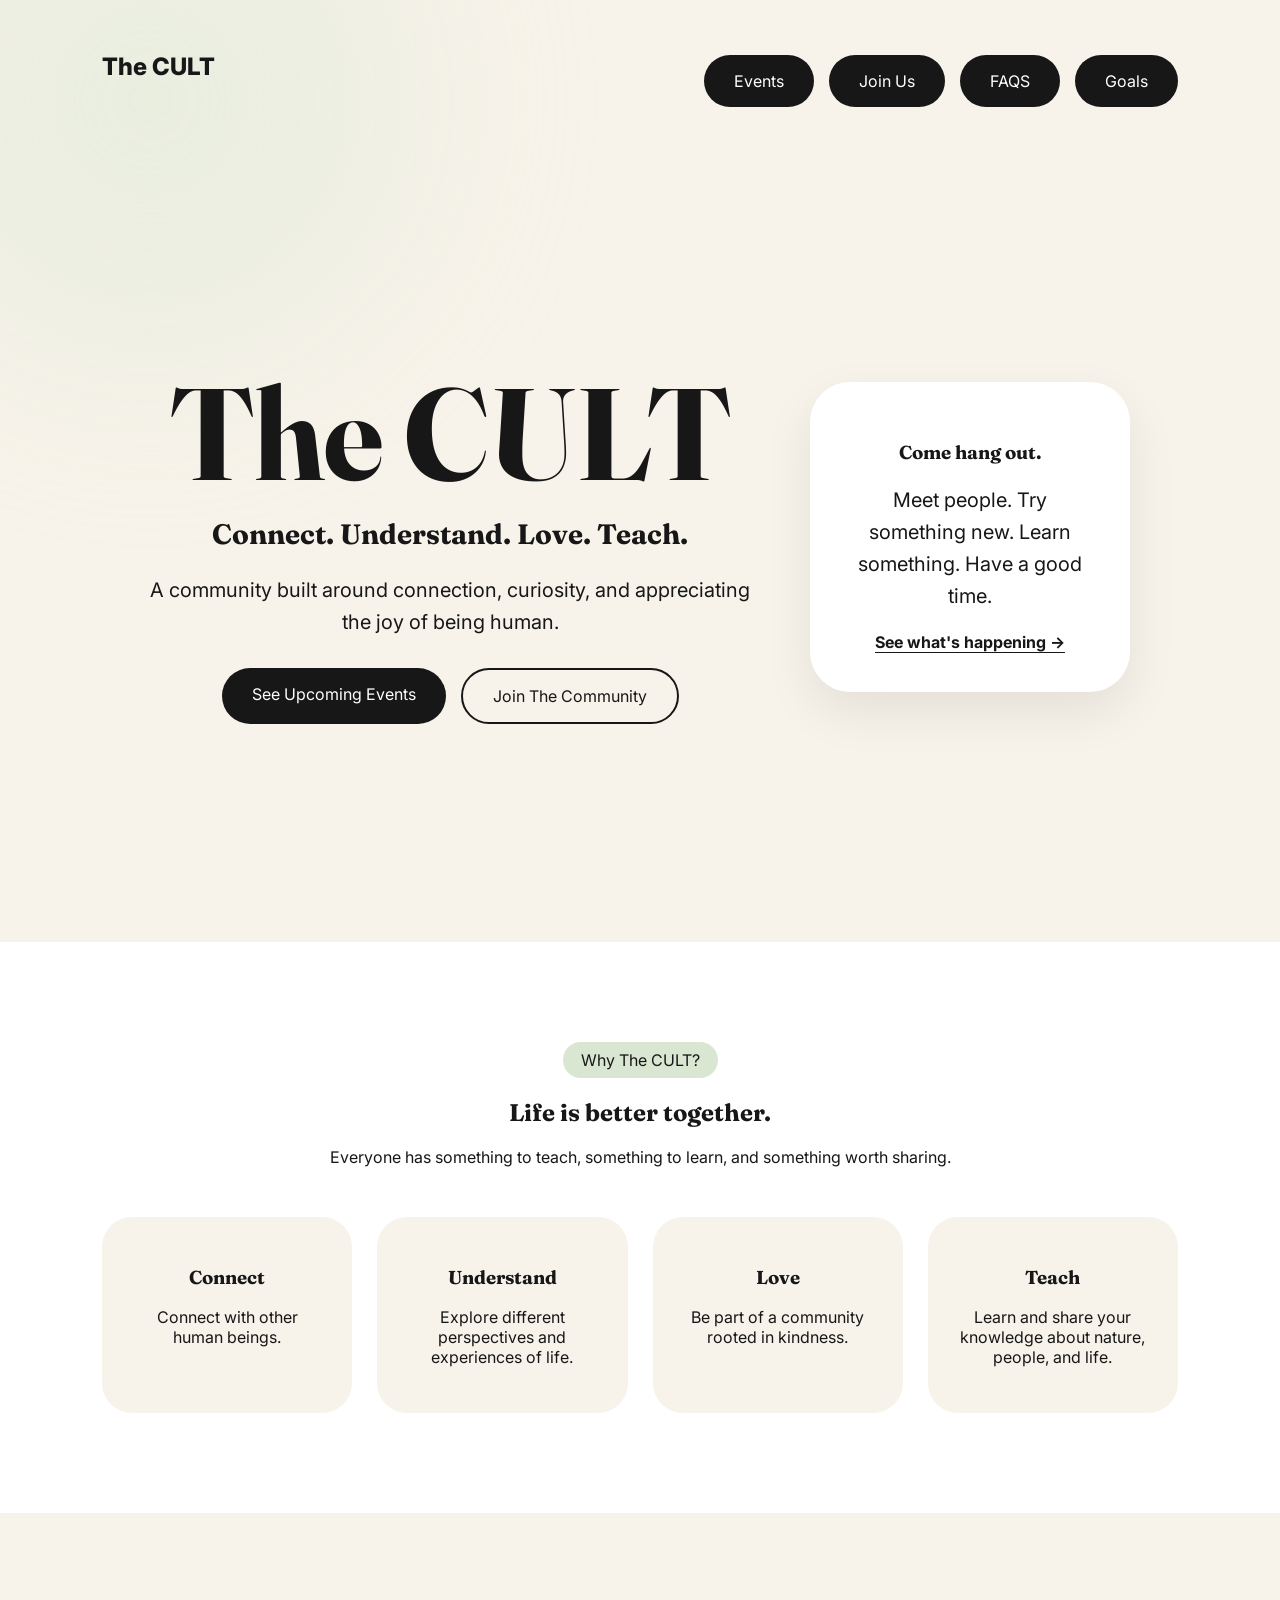
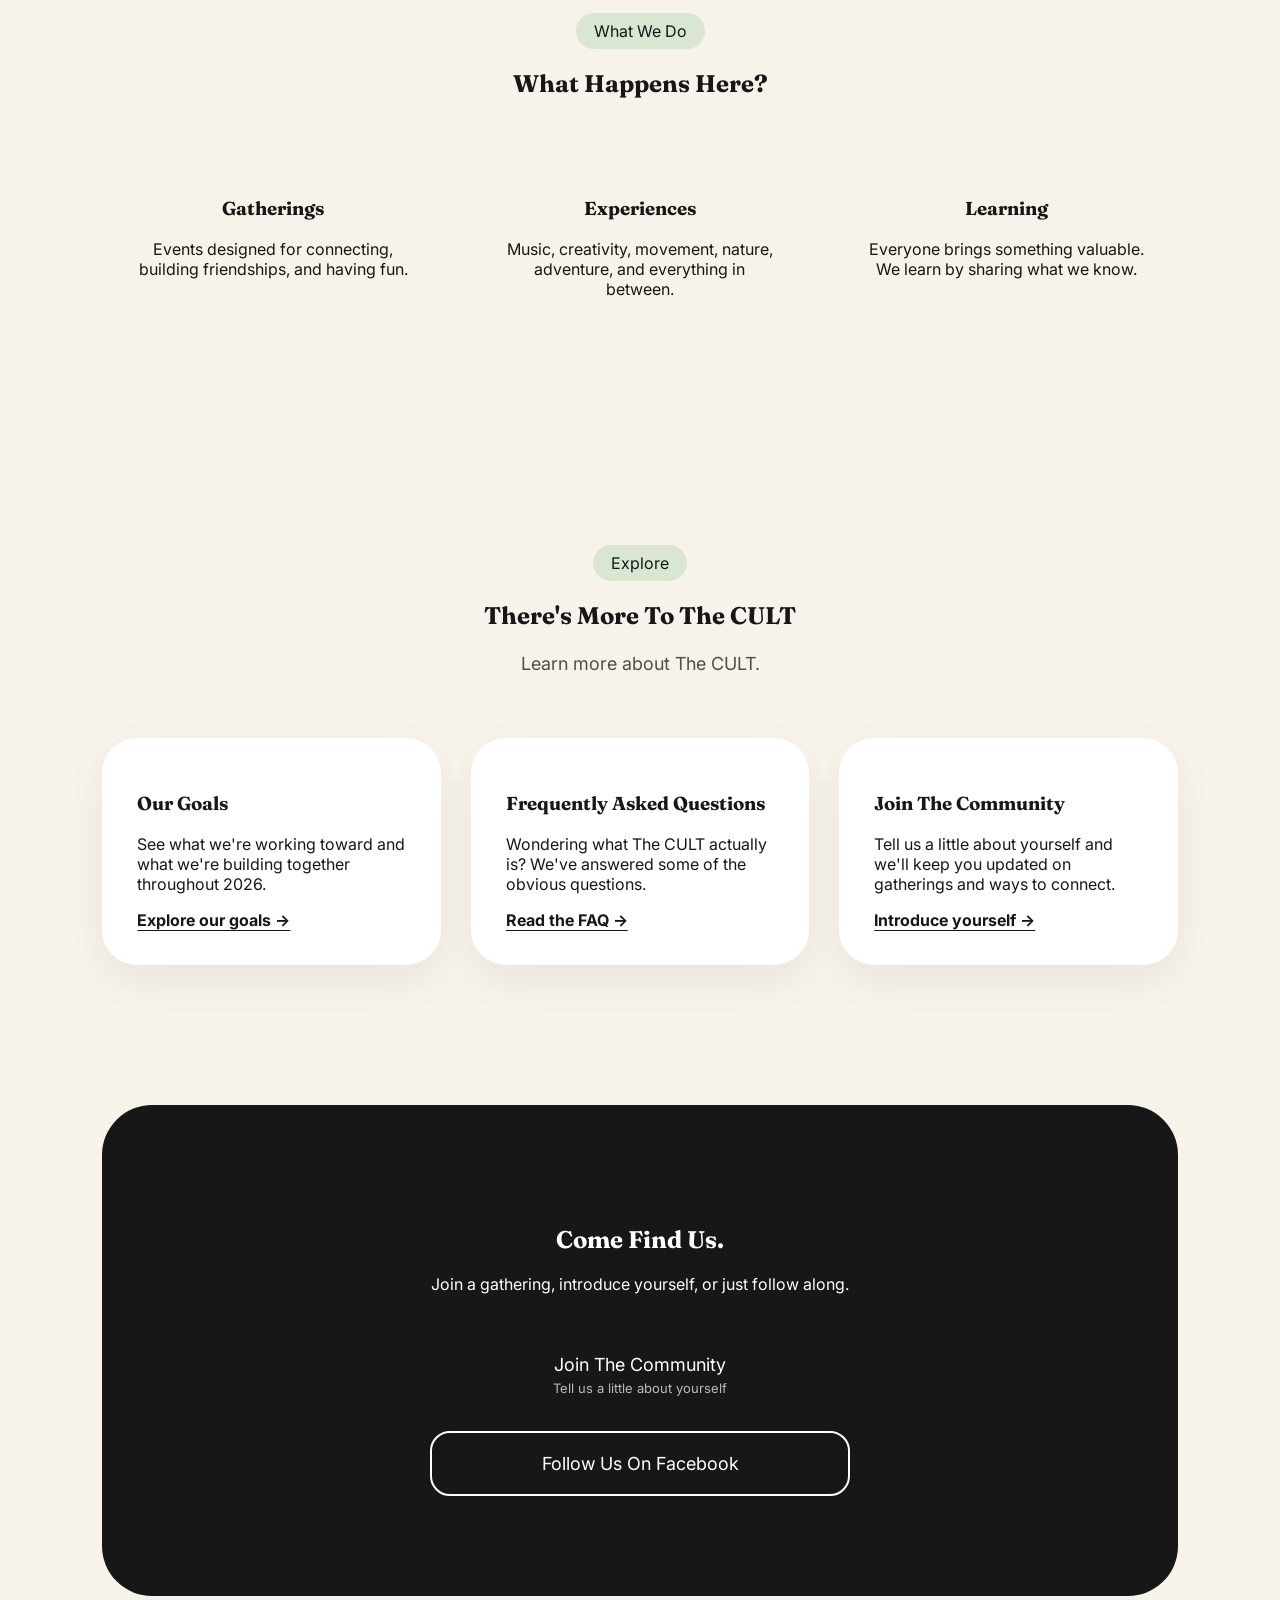
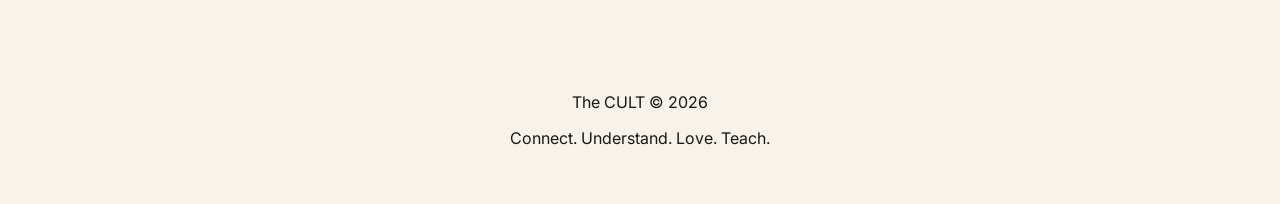
<file: index.html>
<!DOCTYPE html>

<html lang="en">

<head>
<!-- Google tag (gtag.js) -->
<script async src="https://www.googletagmanager.com/gtag/js?id=G-Q85WBJGFXW"></script>
<script>
  window.dataLayer = window.dataLayer || [];
  function gtag(){dataLayer.push(arguments);}
  gtag('js', new Date());

  gtag('config', 'G-Q85WBJGFXW');
</script>
<meta charset="UTF-8">
<meta name="viewport" content="width=device-width, initial-scale=1.0">

<title>The CULT | Social Group</title>

<link rel="stylesheet" href="style.css">

<link href="https://fonts.googleapis.com/css2?family=Inter:wght@400;600;800&family=Fraunces:wght@600;700&display=swap" rel="stylesheet">

</head>

<body>

<!-- =========================
     NAVIGATION
========================= -->

<nav>


<div class="logo">
    The CULT
</div>

<div class="buttons">

    <a href="events.html" class="primary">
        Events
    </a>

    <a href="join.html" class="primary">
        Join Us
    </a>

    <a href="faq.html" class="primary">
        FAQS
    </a>
    
    <a href="goals.html" class="primary">
        Goals
    </a>
</div>


</nav>

<!-- =========================
     HERO
========================= -->

<section class="hero">


<div class="hero-text">

    <h1>
        The CULT
    </h1>

    <h2>
        Connect. Understand. Love. Teach.
    </h2>

    <p>
        A community built around connection, curiosity,
        and appreciating the joy of being human.
    </p>

    <div class="buttons hero-buttons">

        <a href="events.html" class="primary">
            See Upcoming Events
        </a>

        <a href="join.html" class="secondary">
            Join The Community
        </a>

    </div>

</div>


<div class="hero-card">

    <div class="emoji">
        
    </div>

    <h3>
        Come hang out.
    </h3>

    <p>
        Meet people. Try something new.
        Learn something. Have a good time.
    </p>

    <a href="events.html" class="faq-link">
        See what's happening →
    </a>

</div>


</section>

<!-- =========================
     QUICK INTRO
========================= -->

<section class="mission">


<span class="pill">
    Why The CULT?
</span>

<h2>
    Life is better together.
</h2>


<p>
    Everyone has something to teach,
    something to learn, and something
    worth sharing.
</p>



<div class="values">

    <div>

        <h3>
            Connect
        </h3>

        <p>
            Connect with other human beings.
        </p>

    </div>


    <div>

        <h3>
            Understand
        </h3>

        <p>
            Explore different perspectives
            and experiences of life.
        </p>

    </div>


    <div>

        <h3>
            Love
        </h3>

        <p>
            Be part of a community rooted in kindness.
        </p>

    </div>


    <div>

        <h3>
            Teach
        </h3>

        <p>
            Learn and share your knowledge
            about nature, people, and life.
        </p>

    </div>

</div>


</section>




<!-- =========================
     WHAT HAPPENS HERE
========================= -->

<section class="happens">


<span class="pill">
    What We Do
</span>

<h2>
    What Happens Here?
</h2>

<div class="activities">


    <div>



        <h3>
            Gatherings
        </h3>

        <p>
            Events designed for connecting,
            building friendships, and having fun.
        </p>

    </div>



    <div>



        <h3>
            Experiences
        </h3>

        <p>
            Music, creativity, movement,
            nature, adventure, and everything in between.
        </p>

    </div>



    <div>

 

        <h3>
            Learning
        </h3>

        <p>
            Everyone brings something valuable.
            We learn by sharing what we know.
        </p>

    </div>


</div>


</section>

<!-- =========================
     EXPLORE THE CULT
========================= -->

<section>


<span class="pill">
    Explore
</span>

<h2>
    There's More To The CULT
</h2>

<p class="section-intro">
    Learn more about The CULT.
</p>


<div class="cards">


    <div class="meetup-card">

        <h3>
            Our Goals
        </h3>

        <p>
            See what we're working toward
            and what we're building together
            throughout 2026.
        </p>

        <a href="goals.html" class="faq-link">
            Explore our goals →
        </a>

    </div>



    <div class="meetup-card">

        <h3>
            Frequently Asked Questions
        </h3>

        <p>
            Wondering what The CULT actually is?
            We've answered some of the obvious questions.
        </p>

        <a href="faq.html" class="faq-link">
            Read the FAQ →
        </a>

    </div>



    <div class="meetup-card">

        <h3>
            Join The Community
        </h3>

        <p>
            Tell us a little about yourself
            and we'll keep you updated on
            gatherings and ways to connect.
        </p>

        <a href="join.html" class="faq-link">
            Introduce yourself →
        </a>

    </div>


</div>


</section>


<!-- =========================
     JOIN
========================= -->

<section id="join" class="join">


<h2>
    Come Find Us.
</h2>

<p>
    Join a gathering, introduce yourself,
    or just follow along.
</p>


<div class="join-buttons">


    <a href="join.html" class="join-button primary">

         Join The Community

        <span>
            Tell us a little about yourself
        </span>

    </a>



    <a href="https://www.facebook.com/share/19RxbNVAap/?mibextid=wwXIfr" class="join-button secondary">

        Follow Us On Facebook

    </a>


</div>

</section>

<!-- =========================
     FOOTER
========================= -->

<footer>


<p>
    The CULT © 2026
</p>

<p>
    Connect. Understand. Love. Teach.
</p>


</footer>

</body>

</html>
</file>
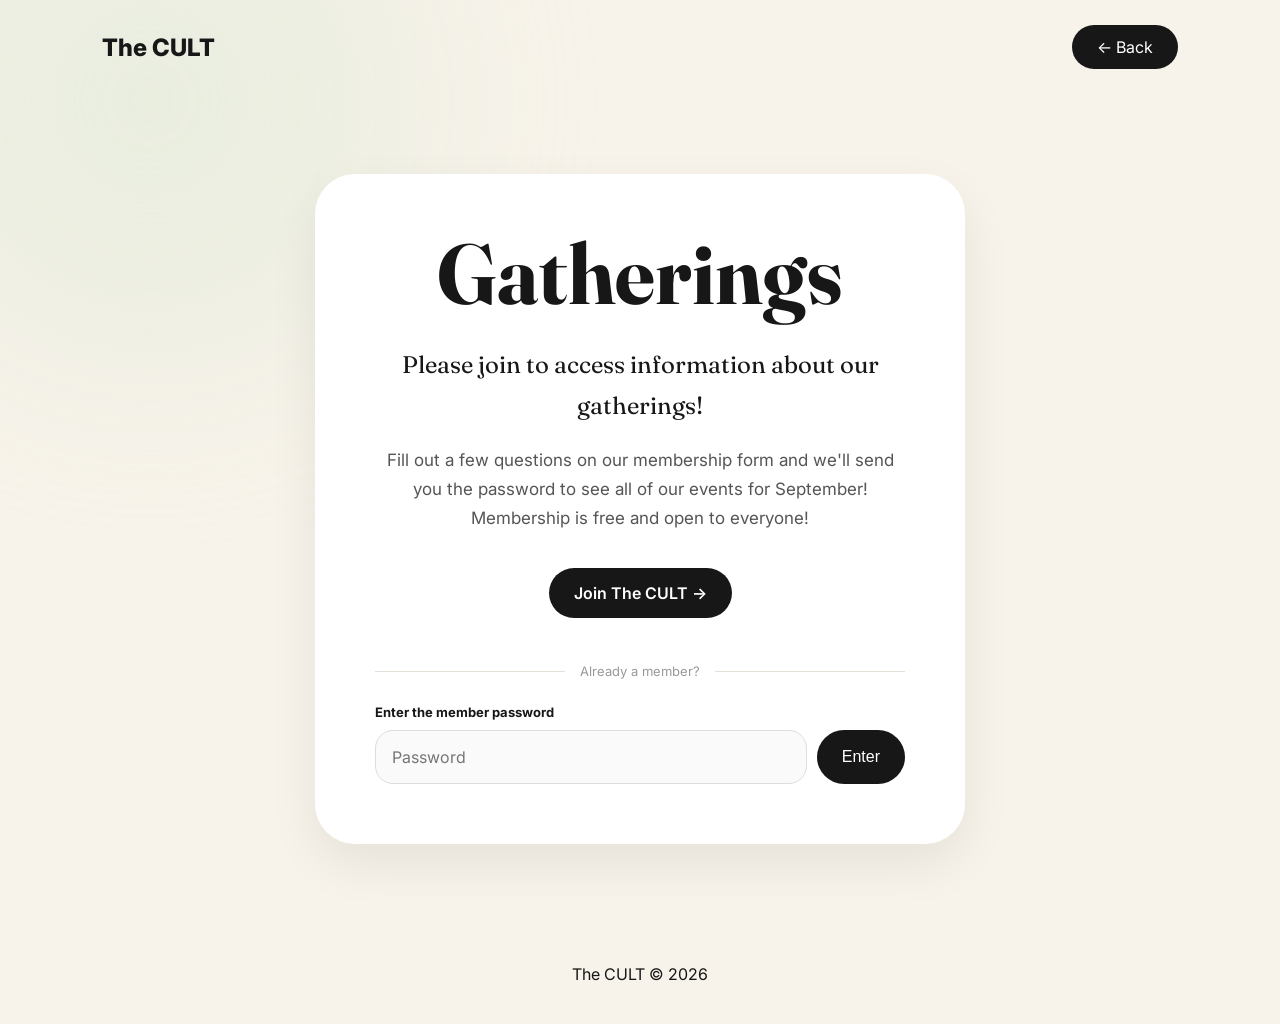
<file: events.html>
<!DOCTYPE html>

<html lang="en">

<head>
    <!-- Google tag (gtag.js) -->
<script async src="https://www.googletagmanager.com/gtag/js?id=G-Q85WBJGFXW"></script>
<script>
  window.dataLayer = window.dataLayer || [];
  function gtag(){dataLayer.push(arguments);}
  gtag('js', new Date());

  gtag('config', 'G-Q85WBJGFXW');
</script>

<meta charset="UTF-8">
<meta name="viewport" content="width=device-width, initial-scale=1.0">

<title>Gatherings | The CULT</title>

<link rel="stylesheet" href="style.css">

<link href="https://fonts.googleapis.com/css2?family=Inter:wght@400;600;800&family=Fraunces:wght@600;700&display=swap" rel="stylesheet">

</head>


<body>


<nav>

    <div class="logo">
        The CULT
    </div>

    <a href="index.html">
        ← Back
    </a>

</nav>



<!-- =========================
     MEMBER ACCESS
========================== -->

<section class="member-access" id="memberAccess">

    <div class="access-box">

        <h1>
            Gatherings
        </h1>

        <p class="access-intro">
            Please join to access information about our gatherings!
        </p>

        <p>
            Fill out a few questions on our membership form and
            we'll send you the password to see all of our events
            for September! Membership is free and open to everyone!
            
        </p>


        <a href="join.html" class="membership-button">
            Join The CULT →
        </a>


        <div class="password-divider">
            <span>Already a member?</span>
        </div>


        <form id="passwordForm">

            <label for="memberPassword">
                Enter the member password
            </label>

            <div class="password-row">

                <input
                    type="password"
                    id="memberPassword"
                    placeholder="Password"
                    autocomplete="off"
                    required
                >

                <button type="submit">
                    Enter
                </button>

            </div>

            <p id="passwordError" class="password-error">
                That's not the right password. Try again!
            </p>

        </form>

    </div>

</section>



<!-- =========================
     EVENTS PAGE
========================== -->

<section class="events-page" id="eventsPage" style="display: none;">


    <!-- HEADER -->

    <div class="events-header">

        <h1>
            Gatherings
        </h1>

        <p class="events-intro">
            Come hang out!
        </p>

        <p>
            We hope to see you at one of our upcoming events.
        </p>

    </div>



    <!-- EVENTS GRID -->

    <div class="events-grid">



        <!-- =========================
             PLANTING DAY
        ========================== -->

        <article class="event-card">

            <div class="event-top">

                <div class="event-date">

                    <span class="event-month">
                        SEPT
                    </span>

                    <span class="event-day">
                        18
                    </span>

                    <span class="event-weekday">
                        FRIDAY
                    </span>

                </div>

                <span class="event-type">
                    Garden Project
                </span>

            </div>


            <div class="event-content">

                <h2>
                    Planting Day
                </h2>


                <div class="event-location">
                    📍 Arcadia, Florida
                </div>


                <div class="event-info">

                    <div class="event-detail">

                        <strong>
                            What Time
                        </strong>

                        <p>
                            3:00 – 8:00 pm
                            <br>

                            <span class="schedule-note">
                                See schedule for details
                            </span>
                        </p>

                    </div>


                    <div class="event-detail">

                        <strong>
                            What to Expect
                        </strong>

                        <p>
                            We'll plant our sprouted seeds into
                            our community garden. Extra plants will
                            be available to take home.
                        </p>

                    </div>


                    <div class="event-detail">

                        <strong>
                            What to Bring
                        </strong>

                        <p>
                            Water and gloves.
                        </p>

                        <div class="event-rsvp">

                            <a href="rsvp.html?event=Planting%20Day">
                                RSVP →
                            </a>

                        </div>

                    </div>

                </div>

            </div>

        </article>



        <!-- =========================
             EQUINOX EVENT
        ========================== -->

        <article class="event-card">

            <div class="event-top">

                <div class="event-date">

                    <span class="event-month">
                        SEPT
                    </span>

                    <span class="event-day">
                        22
                    </span>

                    <span class="event-weekday">
                        TUESDAY
                    </span>

                </div>


                <span class="event-type">
                    Seasonal Celebrations
                </span>

            </div>


            <div class="event-content">

                <h2>
                    Equinox Celebration
                </h2>


                <div class="event-location">
                    📍 Nokomis Beach. Enter the beach on either
                    side of the bathroom pavilion. We will be in between.
                </div>


                <div class="event-info">

                    <div class="event-detail">

                        <strong>
                            What Time
                        </strong>

                        <p>
                            6:00 – 9:00 pm
                            <br>

                            <span class="schedule-note">
                                See schedule for details
                            </span>
                        </p>

                    </div>


                    <div class="event-detail">

                        <strong>
                            What to Expect
                        </strong>

                        <p>
                            Equinox Celebration. We will gather in
                            celebration of the fall equinox, honoring
                            this time of fruition, change, and balance
                            of light and dark.

                            <br><br>

                            Equinox ceremony approximately 30 minutes
                            prior to sunset.
                        </p>

                    </div>


                    <div class="event-detail">

                        <strong>
                            What to Bring
                        </strong>

                        <p>
                            Beach necessities, water, and instruments.
                            If you wish, bring biodegradable items
                            such as flowers or rocks for the gratitude altar.
                        </p>

                        <div class="event-rsvp">

                            <a href="rsvp.html?event=Equinox%20Celebration">
                                RSVP →
                            </a>

                        </div>

                    </div>

                </div>

            </div>

        </article>



        <!-- =========================
             HARVEST MOON
        ========================== -->

        <article class="event-card">

            <div class="event-top">

                <div class="event-date">

                    <span class="event-month">
                        SEPT
                    </span>

                    <span class="event-day">
                        26
                    </span>

                    <span class="event-weekday">
                        SATURDAY
                    </span>

                </div>


                <span class="event-type">
                    Lunar Gatherings
                </span>

            </div>


            <div class="event-content">

                <h2>
                    Harvest Moon Celebration
                </h2>


                <div class="event-location">
                    📍 Venice, Florida
                    <br>
                    Private residence. Please RSVP for location.
                </div>


                <div class="event-info">

                    <div class="event-detail">

                        <strong>
                            What Time
                        </strong>

                        <p>
                            6:00 pm – midnight
                        </p>

                    </div>


                    <div class="event-detail">

                        <strong>
                            What to Expect
                        </strong>

                        <p>
                            <strong>Private residence. Please RSVP for location.</strong>

                            <br><br>

                            At this gathering we'll enjoy drumming,
                            feasting, and a full moon ceremony under
                            the light of the Harvest Moon.

                            <br><br>

                            Ceremony at moonrise, followed by a night swim.
                        </p>

                    </div>


                    <div class="event-detail">

                        <strong>
                            What to Bring
                        </strong>

                        <p>
                            Bring your swimsuit, towel, and a drum
                            if you have one.

                            <br><br>

                            Bring something that represents abundance
                            or the harvest for the altar if you'd like.

                            <br><br>

                            We'll have grilled food, so feel free to
                            bring a side dish such as soup, dessert,
                            or something else to share.
                        </p>

                        <div class="event-rsvp">

                            <a href="rsvp.html?event=Harvest%20Moon%20Celebration">
                                RSVP →
                            </a>

                        </div>

                    </div>

                </div>

            </div>

        </article>


    </div>

</section>



<footer>

    The CULT © 2026

</footer>



<!-- =========================
     PASSWORD SCRIPT
========================== -->

<script>

const MEMBER_PASSWORD = "CULT2026";


document.getElementById("passwordForm").addEventListener("submit", function(event) {

    event.preventDefault();

    const enteredPassword =
        document.getElementById("memberPassword").value;

    const errorMessage =
        document.getElementById("passwordError");


    if (enteredPassword === MEMBER_PASSWORD) {

        document.getElementById("memberAccess").style.display = "none";

        document.getElementById("eventsPage").style.display = "block";

        errorMessage.style.display = "none";

        window.scrollTo(0, 0);

    } else {

        errorMessage.style.display = "block";

    }

});

</script>


</body>

</html>
</file>
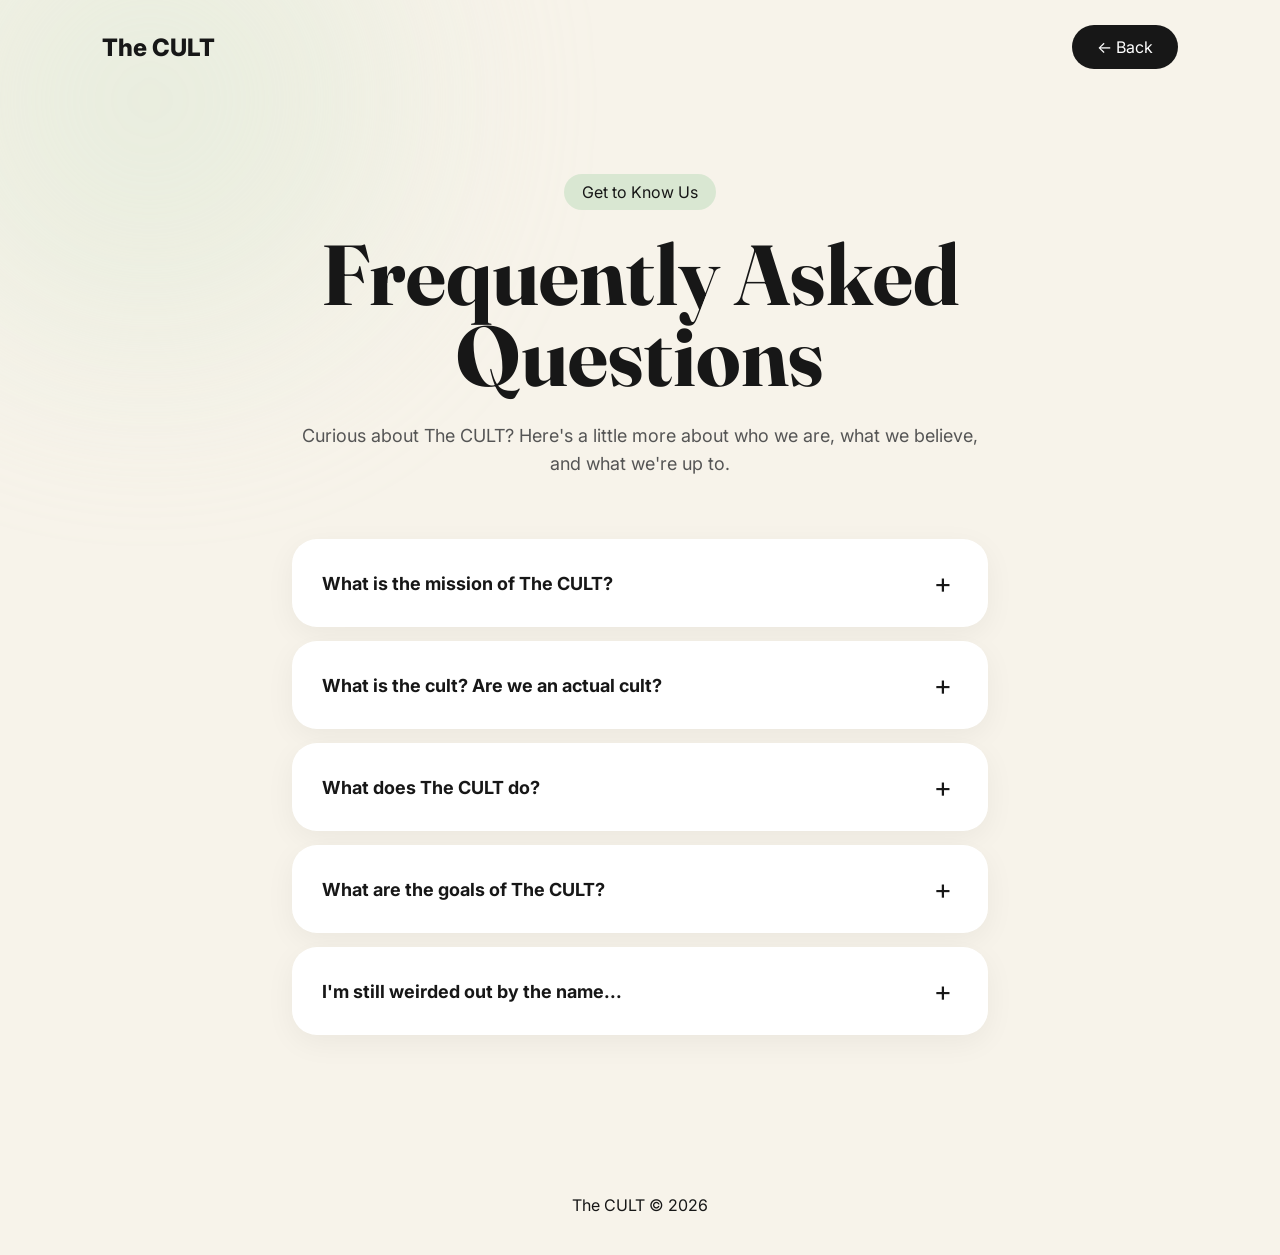
<file: faq.html>
<!DOCTYPE html>
<html lang="en">

<head>
    <!-- Google tag (gtag.js) -->
<script async src="https://www.googletagmanager.com/gtag/js?id=G-Q85WBJGFXW"></script>
<script>
  window.dataLayer = window.dataLayer || [];
  function gtag(){dataLayer.push(arguments);}
  gtag('js', new Date());

  gtag('config', 'G-Q85WBJGFXW');
</script>

    <meta charset="UTF-8">
    <meta name="viewport" content="width=device-width, initial-scale=1.0">

    <title>FAQ | The CULT</title>

    <link rel="stylesheet" href="style.css">

    <link href="https://fonts.googleapis.com/css2?family=Inter:wght@400;600;800&family=Fraunces:wght@600;700&display=swap" rel="stylesheet">

</head>


<body>


<nav>

    <div class="logo">
        The CULT
    </div>

    <a href="index.html">
        ← Back
    </a>

</nav>



<section class="faq-page">


    <div class="faq-header">

        <span class="pill">
            Get to Know Us
        </span>

        <h1>
            Frequently Asked Questions
        </h1>

        <p>
            Curious about The CULT? Here's a little more about
            who we are, what we believe, and what we're up to.
        </p>

    </div>



    <div class="faq-list">



        <!-- FAQ 1 -->

        <div class="faq-item">

            <button class="faq-question">

                <span>
                    What is the mission of The CULT?
                </span>

                <span class="faq-icon">
                    +
                </span>

            </button>


            <div class="faq-answer">

                <p>
                    The mission of The CULT is connection.
                    Connection to each other, to our planet,
                    and to ourselves.
                </p>

                <p>
                    We are living
                    through a loneliness epidemic. Roughly half
                    of American adults experience measurable
                    loneliness. We spend our time in online spaces because it is easier. 
                </p>

                <p>
                    Our vision is a community built intentionally
                    to foster personal connections with the people
                    around us, a deeper connection with our planet,
                    and a stronger connection to ourselves.
                </p>

            </div>

        </div>









        <!-- FAQ 3 -->

        <div class="faq-item">

            <button class="faq-question">

                <span>
                   What is the cult? Are we an actual cult?
                </span>

                <span class="faq-icon">
                    +
                </span>

            </button>


            <div class="faq-answer">

                <p>
                    The CULT is a community. Some members prefer
                    social group, club, or even
                    intentional community.
                </p>

                <p>
                    Our name, <strong>The CULT</strong>, is an acronym
                    that sums up our mission well:
                </p>

                <p class="acronym">
                    <strong>C</strong>onnection
                    <span>•</span>
                    <strong>U</strong>nity
                    <span>•</span>
                    <strong>L</strong>ove
                    <span>•</span>
                    <strong>T</strong>eaching
                </p>

                <p>
                    The dictionary defines a cult as “a group or
                    sect bound together by veneration of the same
                    thing, person, ideal, etc.” In that sense,
                    some members may consider us a cult because
                    we are bound by our shared mission of connection.
                </p>

                <p>
                    We're a cult in the same way that Taylor Swift
                    fans, Jeep owners, and smokers are
                    cults of their own.
                </p>

            </div>

        </div>




        <!-- FAQ 4 -->

        <div class="faq-item">

            <button class="faq-question">

                <span>
                    What does The CULT do?
                </span>

                <span class="faq-icon">
                    +
                </span>

            </button>


            <div class="faq-answer">

                <p>
                    We honor our mission in many different ways,
                    from casual gatherings
                    to Celestial Celebrations.
                </p>

                <p>
                    We host seed exchanges, clothing exchanges,
                    women's circles, educational workshops,
                    creative gatherings, and so much more.
                </p>

                <p>
                    <a href="events.html" class="faq-link">
                        See our upcoming events →
                    </a>
                </p>

                <p>
                    Everyone is welcome at our public events.
                </p>

            </div>

        </div>




        <!-- FAQ 5 -->

        <div class="faq-item">

            <button class="faq-question">

                <span>
                    What are the goals of The CULT?
                </span>

                <span class="faq-icon">
                    +
                </span>

            </button>


            <div class="faq-answer">

                <p>
                    The mission of The CULT is connection:
                    connection to each other, to our planet,
                    and to ourselves.
                </p>

                <p>
                    Our goals are closely tied to that mission.
                    We want to create opportunities for people
                    to build meaningful relationships, learn from
                    one another, engage with the world around them,
                    and enjoy being human together.
                </p>

                <p>
                    Want to know more about our goals?
                </p>

                <p>
                    <a href="goals.html" class="faq-link">
                        Learn more about our goals →
                    </a>
                </p>

            </div>

        </div>




        <!-- FAQ 6 -->

        <div class="faq-item">

            <button class="faq-question">

                <span>
                    I'm still weirded out by the name...
                </span>

                <span class="faq-icon">
                    +
                </span>

            </button>


            <div class="faq-answer">

                <p>
                    Fair enough.
                </p>

                <p>
                    We hope these FAQs helped you understand us
                    and our mission a little better.
                </p>

                <p>
                    We'd love to have you at one of our local
                    gatherings. You can also reach out through
                    any of our channels if you'd like to learn more.
                </p>

                <p>
                    The CULT isn't for everyone, and that's okay.
                </p>

                <p class="final-line">
                    But if it sounds like your kind of weird,
                    we'd love to meet you.
                </p>

            </div>

        </div>



    </div>


</section>



<footer>

    The CULT © 2026

</footer>



<script>

const questions = document.querySelectorAll(".faq-question");


questions.forEach(function(question) {

    question.addEventListener("click", function() {

        const item = question.parentElement;

        const answer = item.querySelector(".faq-answer");

        const icon = question.querySelector(".faq-icon");


        const isOpen = item.classList.contains("open");


        // Close all other questions

        document.querySelectorAll(".faq-item").forEach(function(otherItem) {

            if (otherItem !== item) {

                otherItem.classList.remove("open");

                otherItem.querySelector(".faq-answer").style.maxHeight = null;

                otherItem.querySelector(".faq-icon").textContent = "+";

            }

        });


        // Toggle selected question

        if (isOpen) {

            item.classList.remove("open");

            answer.style.maxHeight = null;

            icon.textContent = "+";

        } else {

            item.classList.add("open");

            answer.style.maxHeight = answer.scrollHeight + "px";

            icon.textContent = "−";

        }

    });

});

</script>


</body>

</html>
</file>
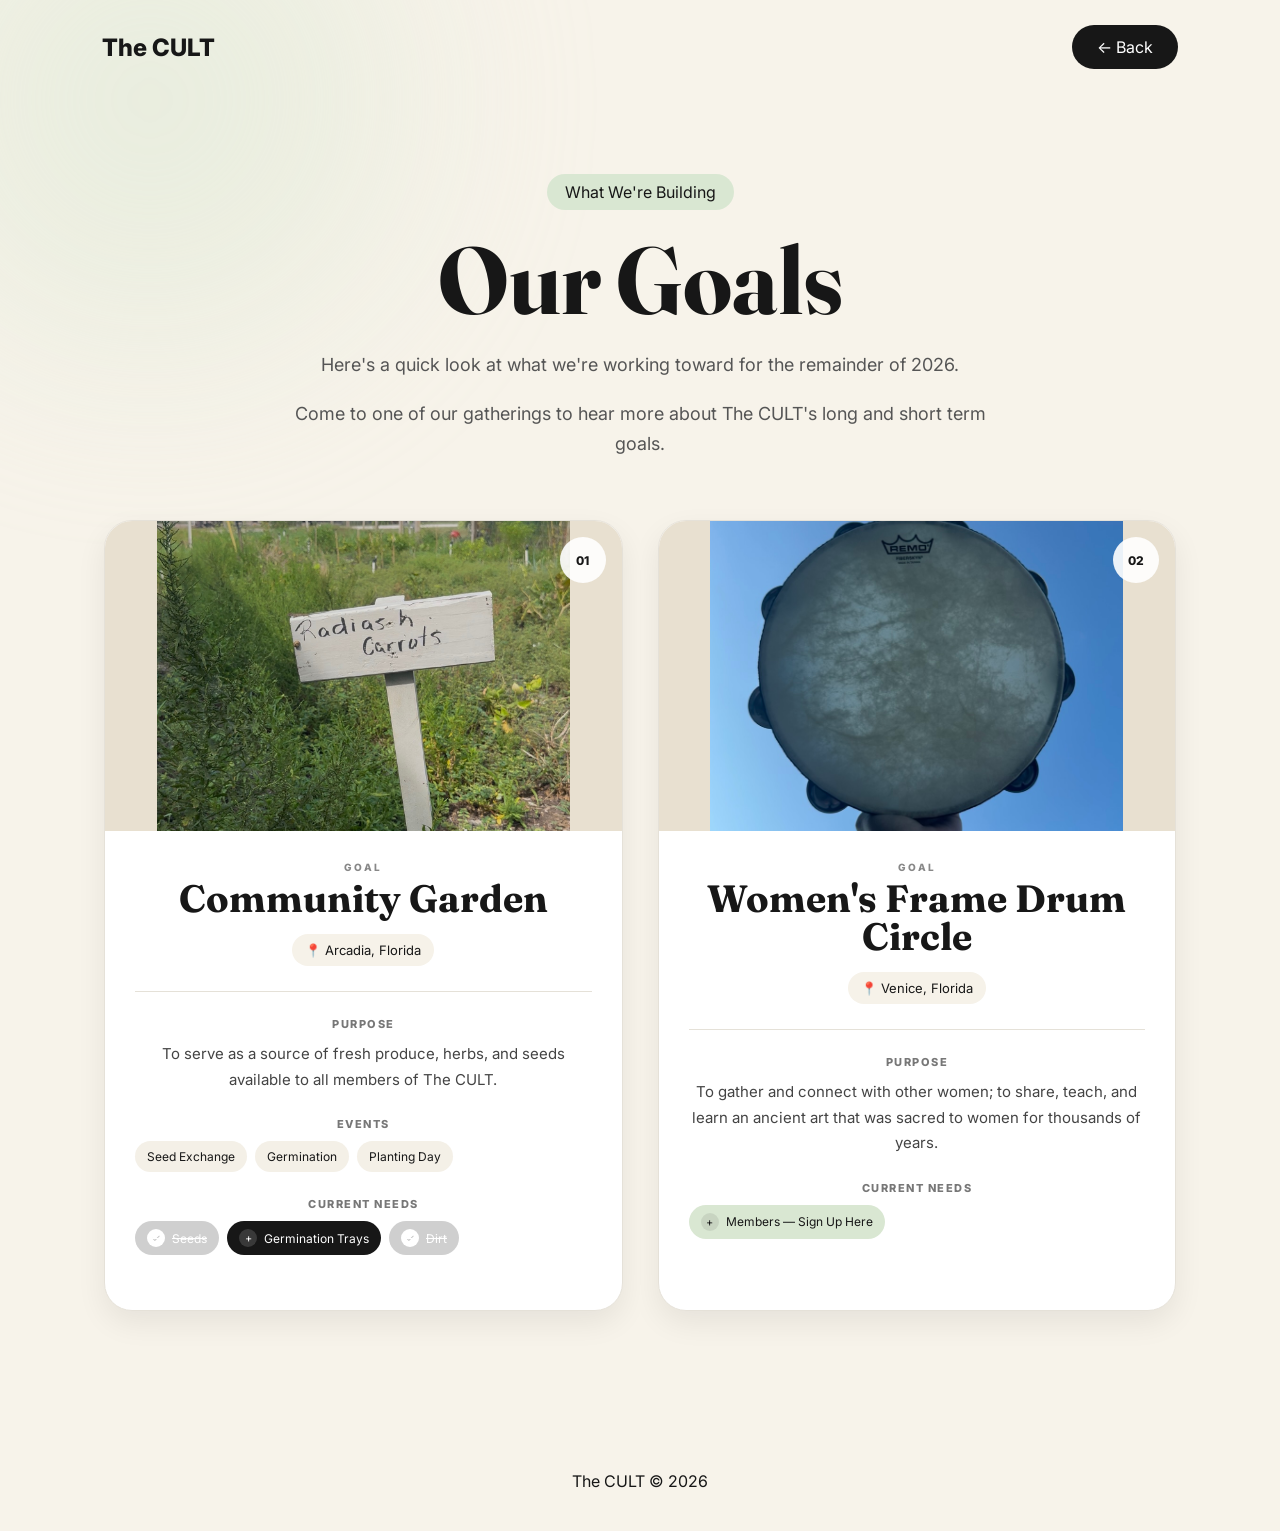
<file: goals.html>
<!DOCTYPE html>

<html lang="en">

<head>
    <!-- Google tag (gtag.js) -->
<script async src="https://www.googletagmanager.com/gtag/js?id=G-Q85WBJGFXW"></script>
<script>
  window.dataLayer = window.dataLayer || [];
  function gtag(){dataLayer.push(arguments);}
  gtag('js', new Date());

  gtag('config', 'G-Q85WBJGFXW');
</script>


<meta charset="UTF-8">
<meta name="viewport" content="width=device-width, initial-scale=1.0">

<title>Our Goals | The CULT</title>

<link rel="stylesheet" href="style.css">

<link href="https://fonts.googleapis.com/css2?family=Inter:wght@400;600;800&family=Fraunces:wght@600;700&display=swap" rel="stylesheet">


</head>

<body>

<nav>


<div class="logo">
    The CULT
</div>

<a href="index.html">
    ← Back
</a>


</nav>

<section class="goals-page">


<!-- HEADER -->

<div class="goals-header">

    <span class="pill">
        What We're Building
    </span>

    <h1>
        Our Goals
    </h1>

    <p>
        Here's a quick look at what we're working toward
        for the remainder of 2026.
    </p>

    <p>
        Come to one of our gatherings to hear more
        about The CULT's long and short term goals.
    </p>

</div>



<!-- GOAL CARD GRID -->

<div class="goal-grid">



    <!-- =========================
         GOAL 01
    ========================== -->

    <article class="goal-card">


<div class="goal-art">

    <div class="goal-image-placeholder">
        <img src="images/garden1.jpeg" alt="Community Garden">
    </div>

    <div class="goal-number">
        01
    </div>

</div>



        <div class="goal-card-content">


            <div class="goal-title-row">

                <div>

                    <span class="goal-eyebrow">
                        GOAL
                    </span>

                    <h2>
                        Community Garden
                    </h2>

                </div>

            </div>


            <div class="goal-location">
                📍 Arcadia, Florida
            </div>



            <div class="card-divider"></div>



            <div class="goal-section">

                <h3>
                    Purpose
                </h3>

                <p>
                    To serve as a source of fresh produce,
                    herbs, and seeds available to all members
                    of The CULT.
                </p>

            </div>



            <div class="goal-section">

                <h3>
                    Events
                </h3>

                <div class="card-tags">

                    <span>
                        Seed Exchange
                    </span>

                    <span>
                        Germination
                    </span>

                    <span>
                        Planting Day
                    </span>

                </div>

            </div>



            <div class="goal-section needs-section">

                <h3>
                    Current Needs
                </h3>

                <div class="card-needs">


                    <span class="card-need fulfilled">

                        <span class="need-mark">
                            ✓
                        </span>

                        Seeds

                    </span>



                    <span class="card-need">

                        <span class="need-mark">
                            +
                        </span>

                        Germination Trays

                    </span>



                    <span class="card-need fulfilled">

                        <span class="need-mark">
                            ✓
                        </span>

                        Dirt

                    </span>


                </div>

            </div>


        </div>


    </article>





    <!-- =========================
         GOAL 02
    ========================== -->

    <article class="goal-card">


        <div class="goal-art">

    <div class="goal-image-placeholder">
        <img src="images/tambourine.jpeg" alt="Tambourine against blue sky.">
    </div>

    <div class="goal-number">
        02
    </div>

</div>



        <div class="goal-card-content">


            <div class="goal-title-row">

                <div>

                    <span class="goal-eyebrow">
                        GOAL
                    </span>

                    <h2>
                        Women's Frame Drum Circle
                    </h2>

                </div>

            </div>


            <div class="goal-location">
                📍 Venice, Florida
            </div>



            <div class="card-divider"></div>



            <div class="goal-section">

                <h3>
                    Purpose
                </h3>

                <p>
                    To gather and connect with other women;
                    to share, teach, and learn an ancient art
                    that was sacred to women for thousands
                    of years.
                </p>

            </div>



            <div class="goal-section">

                <h3>
                    Current Needs
                </h3>

                <div class="card-needs">


                    <a
                        href="join.html"
                        class="card-need action">

                        <span class="need-mark">
                            +
                        </span>

                        Members — Sign Up Here

                    </a>


                </div>

            </div>


        </div>


    </article>





    <!-- =========================
         FUTURE GOAL TEMPLATE
    ========================== -->

    <!--

    COPY THIS CARD WHEN YOU ADD A NEW GOAL.

    <article class="goal-card">

        <div class="goal-art">

            <img
                src="images/your-photo.jpg"
                alt="Description">

            <div class="goal-number">
                03
            </div>

        </div>


        <div class="goal-card-content">

            <div class="goal-title-row">

                <div>

                    <span class="goal-eyebrow">
                        GOAL
                    </span>

                    <h2>
                        Your Goal
                    </h2>

                </div>

            </div>


            <div class="goal-location">
                📍 Location
            </div>


            <div class="card-divider"></div>


            <div class="goal-section">

                <h3>
                    Purpose
                </h3>

                <p>
                    Your description here.
                </p>

            </div>


            <div class="goal-section">

                <h3>
                    Events
                </h3>

                <div class="card-tags">

                    <span>
                        Event Name
                    </span>

                </div>

            </div>


            <div class="goal-section needs-section">

                <h3>
                    Current Needs
                </h3>

                <div class="card-needs">

                    <span class="card-need">

                        <span class="need-mark">
                            +
                        </span>

                        Something Needed

                    </span>

                </div>

            </div>


        </div>

    </article>

    -->


</div>


</section>

<footer>


The CULT © 2026


</footer>

</body>

</html>
</file>
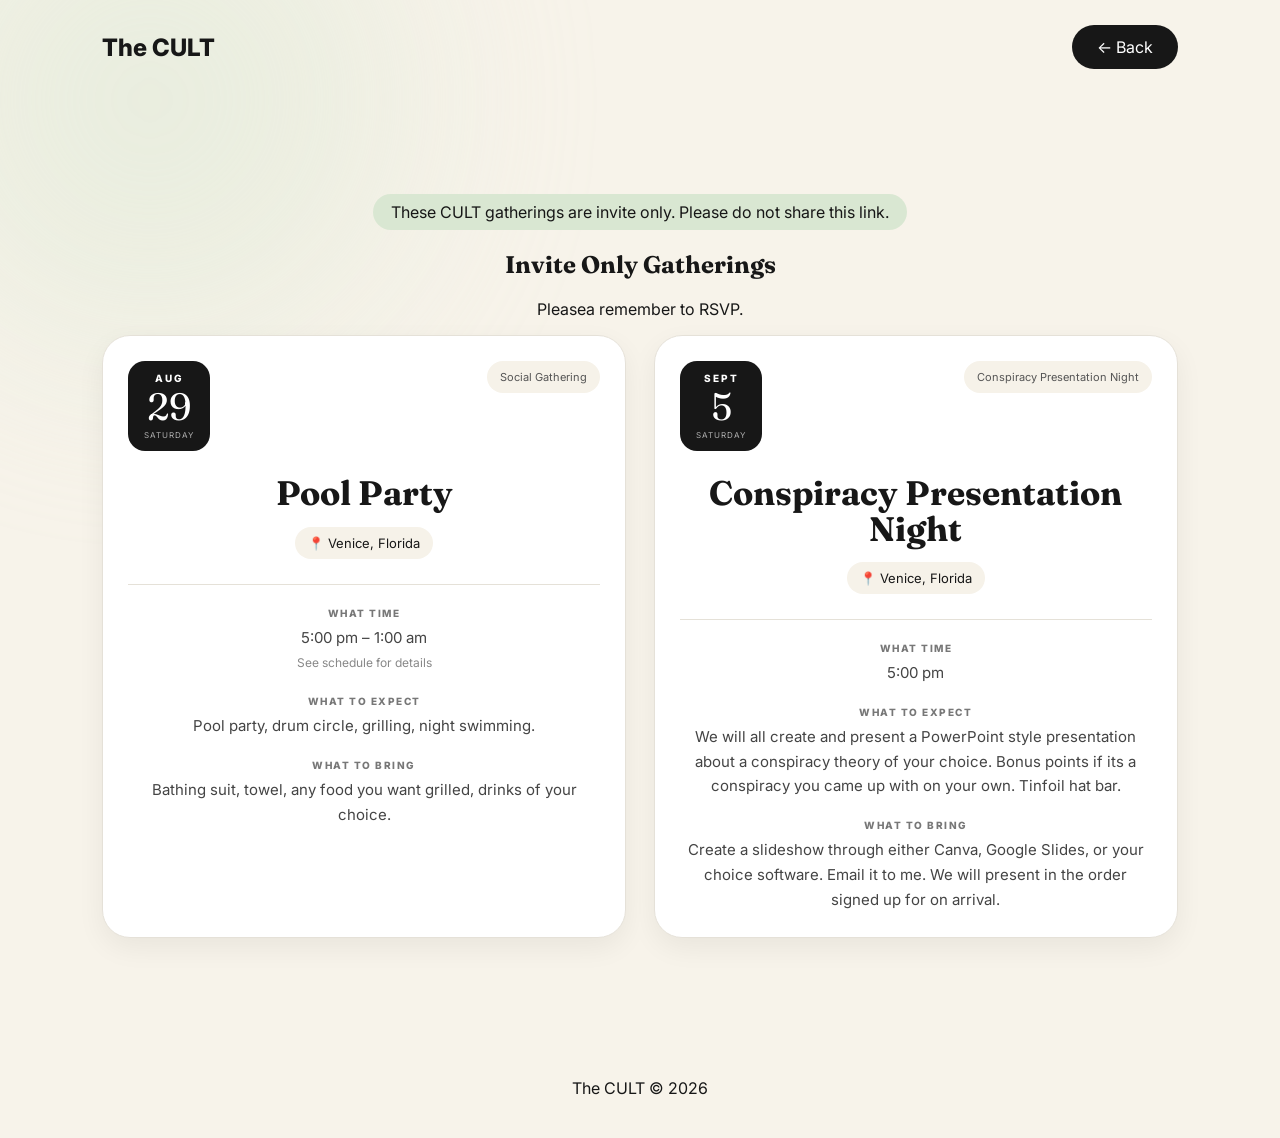
<file: invite.html>
<!DOCTYPE html>

<html lang="en">

<head>
<!-- Google tag (gtag.js) -->
<script async src="https://www.googletagmanager.com/gtag/js?id=G-Q85WBJGFXW"></script>
<script>
  window.dataLayer = window.dataLayer || [];
  function gtag(){dataLayer.push(arguments);}
  gtag('js', new Date());

  gtag('config', 'G-Q85WBJGFXW');
</script>

<meta charset="UTF-8">
<meta name="viewport" content="width=device-width, initial-scale=1.0">

<title>Events | The CULT</title>

<link rel="stylesheet" href="style.css">

<link href="https://fonts.googleapis.com/css2?family=Inter:wght@400;600;800&family=Fraunces:wght@600;700&display=swap" rel="stylesheet">


</head>

<body>

<nav>


<div class="logo">
    The CULT
</div>

<a href="index.html">
    ← Back
</a>


</nav>

<section class="invite-page">


<!-- HEADER -->

<div class="invite-header">

    <span class="pill">
        These CULT gatherings are invite only. Please do not share this link.
    </span>

    <h1>
        Invite Only Gatherings
    </h1>

    <p class="invite-intro">
        
    </p>

    <p>
        Pleasea remember to RSVP.
    </p>

</div>



<!-- EVENTS GRID -->

<div class="events-grid">



  
    <!-- =========================
         POOL PARTY
    ========================== -->

    <article class="event-card">


        <div class="event-top">

            <div class="event-date">

                <span class="event-month">
                    AUG
                </span>

                <span class="event-day">
                    29
                </span>

                <span class="event-weekday">
                    SATURDAY
                </span>

            </div>


            <span class="event-type">
                Social Gathering
            </span>

        </div>



        <div class="event-content">

            <h2>
                Pool Party
            </h2>


            <div class="event-location">
                📍 Venice, Florida
            </div>



            <div class="event-info">

                <div class="event-detail">

                    <strong>
                        What Time
                    </strong>

                    <p>
                        5:00 pm – 1:00 am
                        <br>
                        <span class="schedule-note">
                            See schedule for details
                        </span>
                    </p>

                </div>



                <div class="event-detail">

                    <strong>
                        What to Expect
                    </strong>

                    <p>
                        Pool party, drum circle, grilling, night swimming.
                    </p>

                </div>



                <div class="event-detail">

                    <strong>
                        What to Bring
                    </strong>

                    <p>
                        Bathing suit, towel, any food you want grilled, drinks of your choice.
                    </p>

                </div>

            </div>


        </div>


    </article>





    <!-- =========================
         PLANTING DAY
    ========================== -->

    <article class="event-card">


        <div class="event-top">

            <div class="event-date">

                <span class="event-month">
                    SEPT
                </span>

                <span class="event-day">
                    5
                </span>

                <span class="event-weekday">
                    SATURDAY
                </span>

            </div>


            <span class="event-type">
                Conspiracy Presentation Night
            </span>

        </div>

        



        <div class="event-content">

            <h2>
                Conspiracy Presentation Night
            </h2>


            <div class="event-location">
                📍 Venice, Florida
            </div>



            <div class="event-info">

                <div class="event-detail">

                    <strong>
                        What Time
                    </strong>

                    <p>
                        5:00 pm
                        <br>
                        <span class="schedule-note">
                            
                        </span>
                    </p>

                </div>



                <div class="event-detail">

                    <strong>
                        What to Expect
                    </strong>

                    <p>
                        We will all create and present a PowerPoint style presentation about a conspiracy theory
                        of your choice. Bonus points if its a conspiracy you came up with on your own. 
                        Tinfoil hat bar.
                    </p>

                </div>



                <div class="event-detail">

                    <strong>
                        What to Bring
                    </strong>

                    <p>
                        Create a slideshow through either Canva, Google Slides, or your choice software.
                        Email it to me. We will present in the order signed up for on arrival. 
                        
                    </p>

                </div>

            </div>


        </div>


    </article>






</div>


</section>

<footer>


The CULT © 2026

</footer>

</body>

</html>
</file>
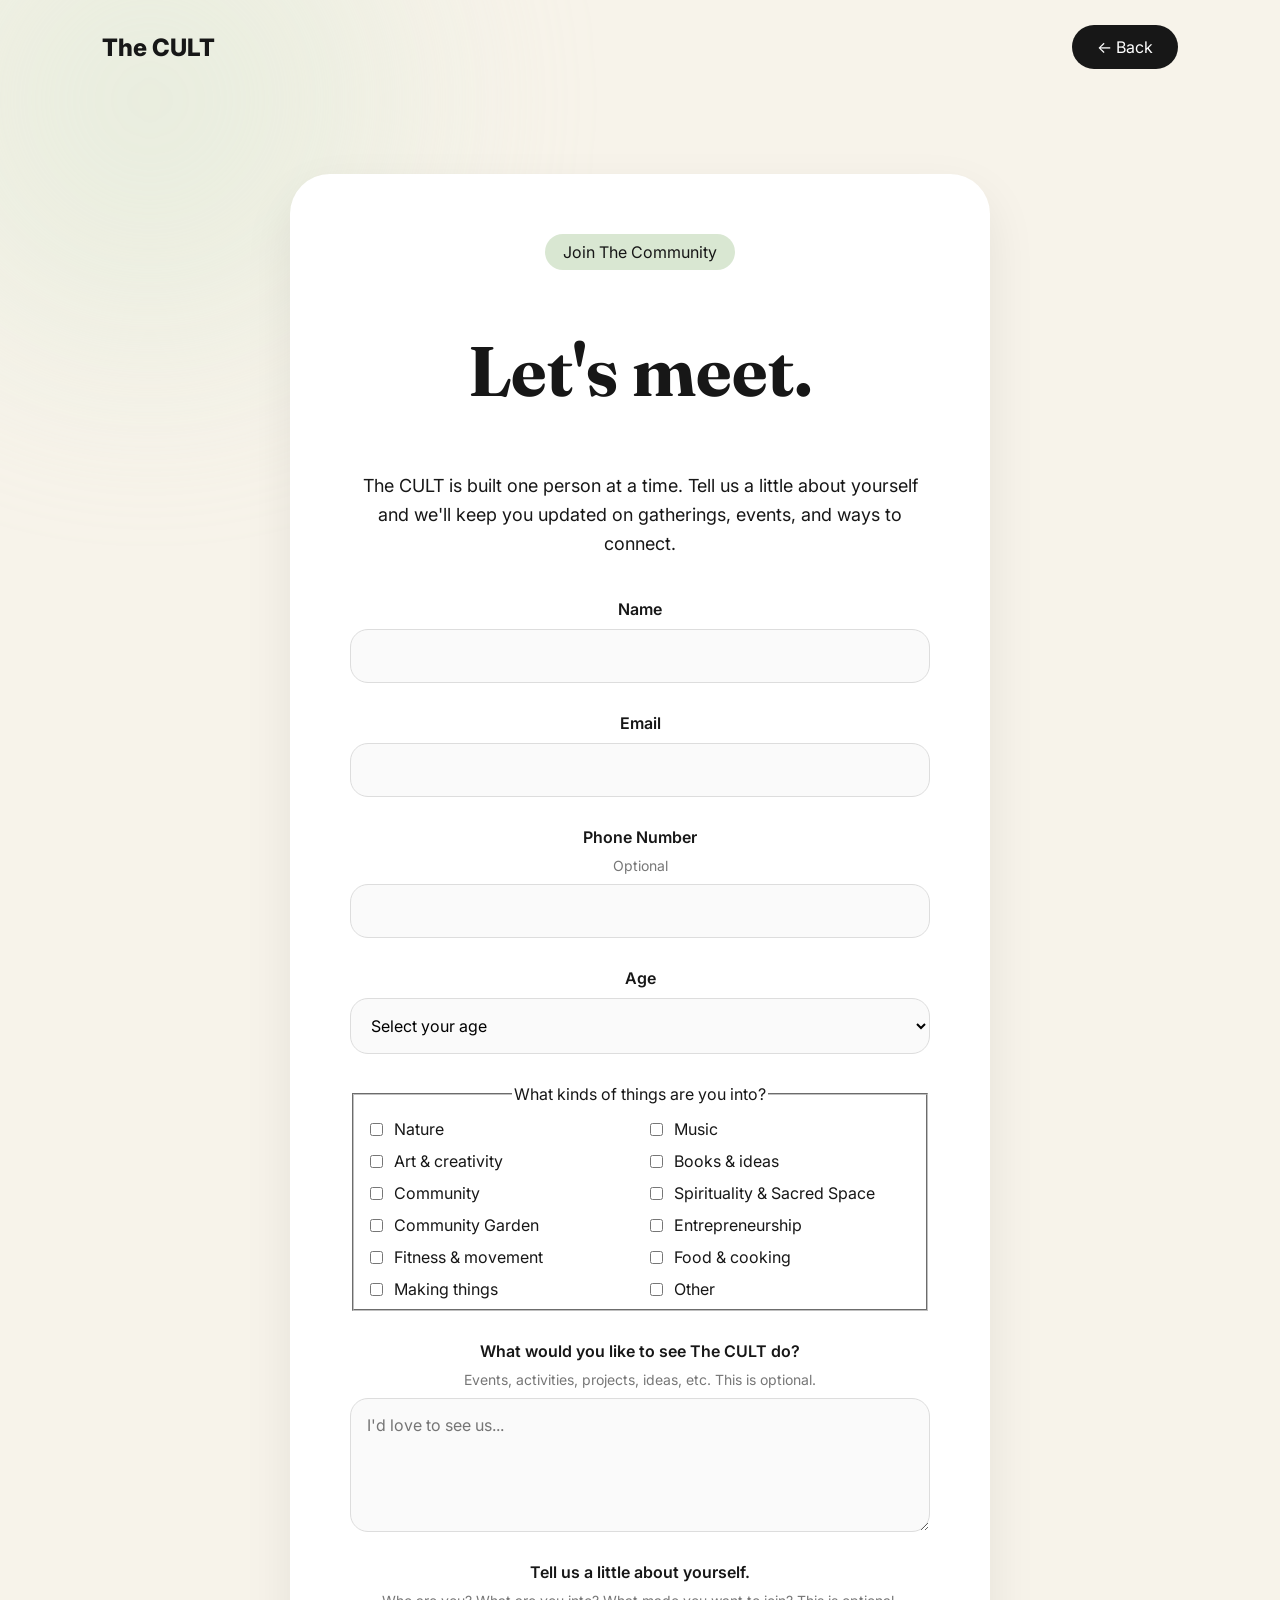
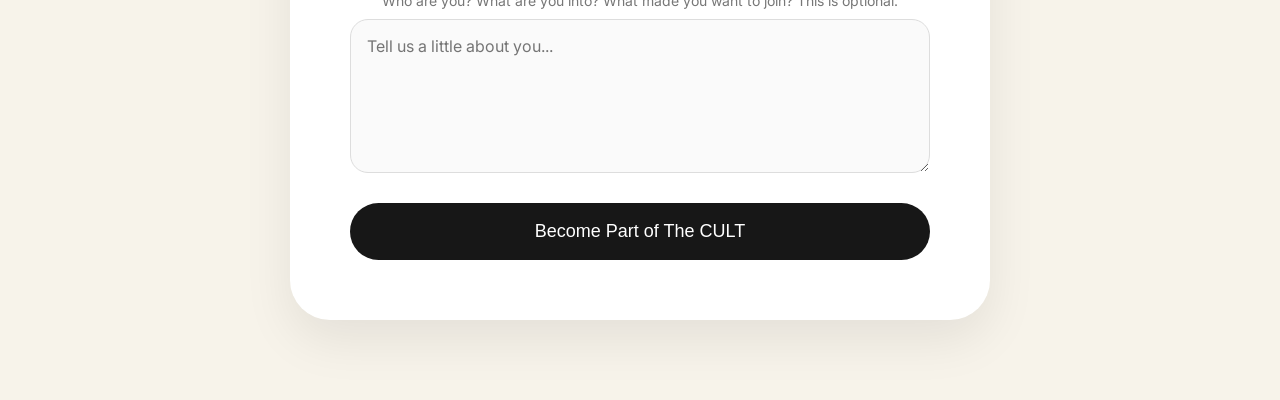
<file: join.html>
<!DOCTYPE html>
<html lang="en">

<head>
<!-- Google tag (gtag.js) -->
<script async src="https://www.googletagmanager.com/gtag/js?id=G-Q85WBJGFXW"></script>
<script>
  window.dataLayer = window.dataLayer || [];
  function gtag(){dataLayer.push(arguments);}
  gtag('js', new Date());

  gtag('config', 'G-Q85WBJGFXW');
</script>
<meta charset="UTF-8">
<meta name="viewport" content="width=device-width, initial-scale=1.0">

<title>Join The CULT</title>

<link rel="stylesheet" href="style.css">

<link href="https://fonts.googleapis.com/css2?family=Inter:wght@400;600;800&family=Fraunces:wght@600;700&display=swap" rel="stylesheet">

</head>


<body>


<nav>

    <div class="logo">
        The CULT
    </div>

    <a href="index.html">
        ← Back
    </a>

</nav>



<section class="join-page">


<div class="form-wrapper">


    <!-- FORM CONTENT -->

    <div id="formContent">


        <span class="pill">
            Join The Community
        </span>


        <h1>
            Let's meet.
        </h1>


        <p class="intro">
            The CULT is built one person at a time.
            Tell us a little about yourself and we'll keep you
            updated on gatherings, events, and ways to connect.
        </p>



        <form id="cultForm">


            <!-- NAME -->

            <label>

                Name

                <input
                    type="text"
                    name="name"
                    required
                >

            </label>



            <!-- EMAIL -->

            <label>

                Email

                <input
                    type="email"
                    name="email"
                    required
                >

            </label>



            <!-- PHONE -->

            <label>

                Phone Number

                <span class="hint">
                    Optional
                </span>

                <input
                    type="tel"
                    name="phone"
                >

            </label>



            <!-- AGE -->

            <label>

                Age

                <select
                    name="age"
                    required
                >

                    <option value="">
                        Select your age
                    </option>

                    <option value="18-24">
                        18-24
                    </option>

                    <option value="25-34">
                        25-34
                    </option>

                    <option value="35-44">
                        35-44
                    </option>

                    <option value="45-54">
                        45-54
                    </option>

                    <option value="55+">
                        55+
                    </option>

                </select>

            </label>







            <!-- INTERESTS -->

            <fieldset>

                <legend>
                    What kinds of things are you into?
                </legend>


                <div class="checks">


                    <label>

                        <input
                            type="checkbox"
                            name="interests"
                            value="Nature"
                        >

                        Nature

                    </label>



                    <label>

                        <input
                            type="checkbox"
                            name="interests"
                            value="Music"
                        >

                        Music

                    </label>



                    <label>

                        <input
                            type="checkbox"
                            name="interests"
                            value="Art & creativity"
                        >

                        Art & creativity

                    </label>



                    <label>

                        <input
                            type="checkbox"
                            name="interests"
                            value="Books & ideas"
                        >

                        Books & ideas

                    </label>



                    <label>

                        <input
                            type="checkbox"
                            name="interests"
                            value="Community"
                        >

                        Community

                    </label>



                    <label>

                        <input
                            type="checkbox"
                            name="interests"
                            value="Spirituality"
                        >

                        Spirituality & Sacred Space

                    </label>



                    <label>

                        <input
                            type="checkbox"
                            name="interests"
                            value="Community Garden"
                        >

                        Community Garden

                    </label>



                    <label>

                        <input
                            type="checkbox"
                            name="interests"
                            value="Entrepreneurship"
                        >

                        Entrepreneurship

                    </label>



                    <label>

                        <input
                            type="checkbox"
                            name="interests"
                            value="Fitness & movement"
                        >

                        Fitness & movement

                    </label>



                    <label>

                        <input
                            type="checkbox"
                            name="interests"
                            value="Food & cooking"
                        >

                        Food & cooking

                    </label>



                    <label>

                        <input
                            type="checkbox"
                            name="interests"
                            value="Making things"
                        >

                        Making things

                    </label>



                    <label>

                        <input
                            type="checkbox"
                            name="interests"
                            value="Other"
                        >

                        Other

                    </label>


                </div>

            </fieldset>



            <!-- FUTURE IDEAS -->

            <label>

                What would you like to see The CULT do?

                <span class="hint">
                    Events, activities, projects, ideas, etc.
                    This is optional.
                </span>


                <textarea
                    name="ideas"
                    rows="5"
                    placeholder="I'd love to see us..."
                ></textarea>

            </label>



            <!-- ABOUT -->

            <label>

                Tell us a little about yourself.

                <span class="hint">
                    Who are you? What are you into? What made you want to join?
                    This is optional.
                </span>


                <textarea
                    name="about"
                    rows="6"
                    placeholder="Tell us a little about you..."
                ></textarea>

            </label>



            <!-- SUBMIT -->

            <button type="submit">

                Become Part of The CULT

            </button>


        </form>


    </div>



    <!-- SUCCESS MESSAGE -->

    <div
        id="success"
        class="success"
    >

        <span class="pill">
            You're In
        </span>


        <h2>
            Welcome to The CULT ✨
        </h2>


        <p>
            Thanks for introducing yourself. We'll be in touch soon
            with upcoming gatherings and ways to connect.
        </p>


        <a
            href="index.html"
            class="primary"
        >
            Return Home
        </a>

    </div>


</div>

</section>



<script>

const form = document.getElementById("cultForm");
const success = document.getElementById("success");
const formContent = document.getElementById("formContent");

const scriptURL =
"https://script.google.com/macros/s/AKfycbxW1wZpFFzvD4DqCdZv1mF3vamdQci2sKpnpOPJLStQpOeSyHZ9tpDr_QkgIziPgZPTzQ/exec";


form.addEventListener("submit", function(event) {

    event.preventDefault();


    const submitButton = form.querySelector("button");

    submitButton.disabled = true;
    submitButton.textContent = "Sending...";


    const formData = new FormData();


    // BASIC INFORMATION

    formData.append(
        "name",
        form.elements["name"].value
    );

    formData.append(
        "email",
        form.elements["email"].value
    );

    formData.append(
        "phone",
        form.elements["phone"].value
    );

    formData.append(
        "age",
        form.elements["age"].value
    );


    // WHY THEY ARE JOINING

    const why = Array.from(
        form.querySelectorAll(
            'input[name="why"]:checked'
        )
    ).map(function(checkbox) {

        return checkbox.value;

    });


    formData.append(
        "why",
        why.join(", ")
    );


    // INTERESTS

    const interests = Array.from(
        form.querySelectorAll(
            'input[name="interests"]:checked'
        )
    ).map(function(checkbox) {

        return checkbox.value;

    });


    formData.append(
        "interests",
        interests.join(", ")
    );


    // OPTIONAL TEXT

    formData.append(
        "ideas",
        form.elements["ideas"].value
    );

    formData.append(
        "about",
        form.elements["about"].value
    );


    // SEND TO GOOGLE APPS SCRIPT

    fetch(scriptURL, {

        method: "POST",

        body: formData

    })

    .then(function() {

        formContent.style.display = "none";

        success.style.display = "block";

    })

    .catch(function(error) {

        console.error(error);

        submitButton.disabled = false;

        submitButton.textContent =
            "Become Part of The CULT";

        alert(
            "Something went wrong. Please try again."
        );

    });

});

</script>


</body>

</html>
</file>
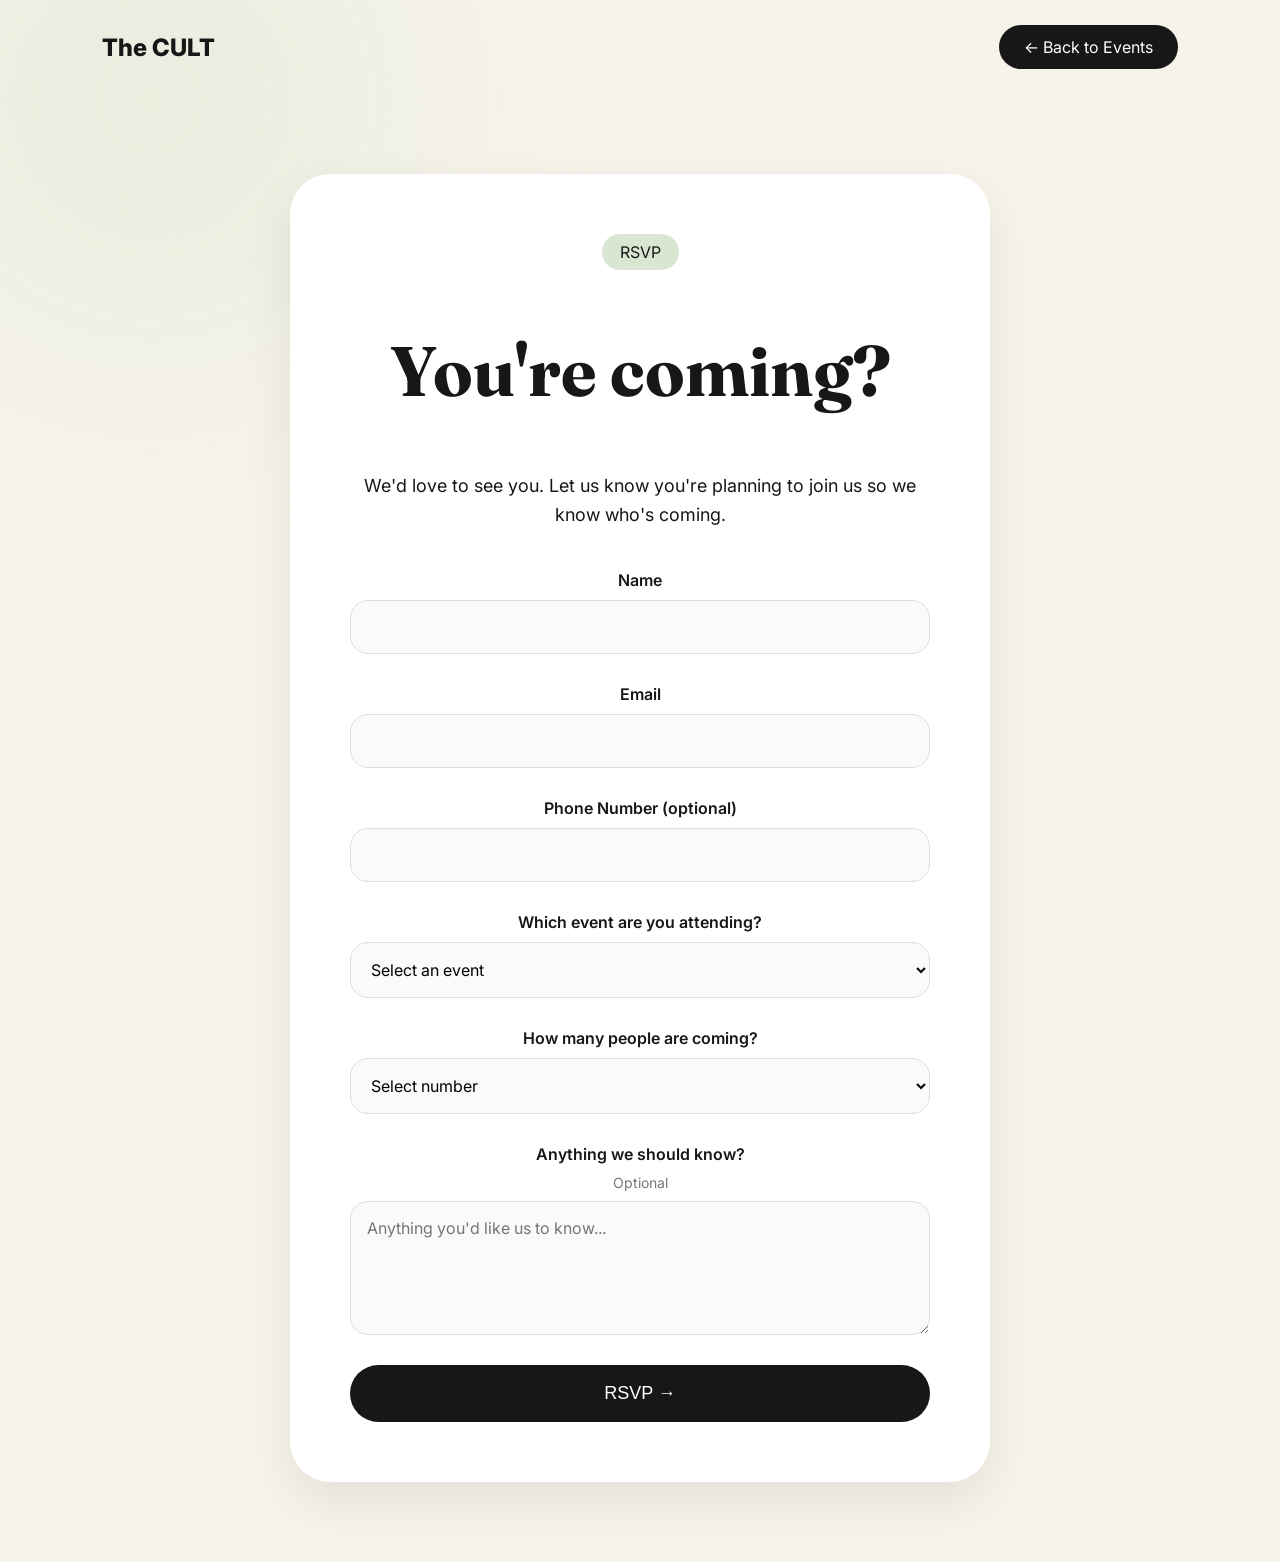
<file: rsvp.html>
<!DOCTYPE html>
<html lang="en">

<head>
<!-- Google tag (gtag.js) -->
<script async src="https://www.googletagmanager.com/gtag/js?id=G-Q85WBJGFXW"></script>
<script>
  window.dataLayer = window.dataLayer || [];
  function gtag(){dataLayer.push(arguments);}
  gtag('js', new Date());

  gtag('config', 'G-Q85WBJGFXW');
</script>
    <meta charset="UTF-8">
    <meta name="viewport" content="width=device-width, initial-scale=1.0">

    <title>RSVP | The CULT</title>

    <link rel="stylesheet" href="style.css">

    <link href="https://fonts.googleapis.com/css2?family=Inter:wght@400;600;800&family=Fraunces:wght@600;700&display=swap" rel="stylesheet">

</head>


<body>


<nav>

    <div class="logo">
        The CULT
    </div>

    <a href="events.html">
        ← Back to Events
    </a>

</nav>



<section class="join-page">


    <div class="form-wrapper">


        <!-- RSVP FORM -->

        <div id="formContent">

            <span class="pill">
                RSVP
            </span>


            <h1>
                You're coming?
            </h1>


            <p class="intro">
                We'd love to see you. Let us know you're planning
                to join us so we know who's coming.
            </p>



            <form id="rsvpForm">


                <label>
                    Name

                    <input
                        type="text"
                        name="name"
                        required>
                </label>



                <label>
                    Email

                    <input
                        type="email"
                        name="email"
                        required>
                </label>



                <label>
                    Phone Number (optional)

                    <input
                        type="tel"
                        name="phone">
                </label>



                <label>
                    Which event are you attending?

                    <select
                        name="event"
                        id="eventSelect"
                        required>

                        <option value="">
                            Select an event
                        </option>

                        <option value="Beach Day">
                            Beach Day
                        </option>

                        <option value="Seed Exchange and Germination Day">
                            Seed Exchange & Germination Day
                        </option>

                        <option value="Planting Day">
                            Planting Day
                        </option>

                        <option value="Equinox Celebration">
                            Equinox Celebration
                        </option>

                        <option value="Other">
                            Other
                        </option>

                    </select>
                </label>



                <label>
                    How many people are coming?

                    <select
                        name="guests"
                        required>

                        <option value="">
                            Select number
                        </option>

                        <option value="1">
                            Just me
                        </option>

                        <option value="2">
                            2 people
                        </option>

                        <option value="3">
                            3 people
                        </option>

                        <option value="4">
                            4 people
                        </option>

                        <option value="5+">
                            5+ people
                        </option>

                    </select>
                </label>



                <label>
                    Anything we should know?

                    <span class="hint">
                        Optional
                    </span>

                    <textarea
                        name="notes"
                        rows="5"
                        placeholder="Anything you'd like us to know..."></textarea>

                </label>



                <button type="submit">
                    RSVP →
                </button>


            </form>

        </div>



        <!-- SUCCESS MESSAGE -->

        <div id="success" class="success">

            <span class="pill">
                You're On The List
            </span>


            <h2>
                See you there!
            </h2>


            <p>
                Thanks for letting us know you're coming.
                We're looking forward to seeing you!
            </p>


            <a href="events.html" class="primary">
                Back to Events
            </a>

        </div>


    </div>


</section>



<script>

const form = document.getElementById("rsvpForm");

const formContent = document.getElementById("formContent");

const success = document.getElementById("success");

const submitButton = form.querySelector("button");

const eventSelect = document.getElementById("eventSelect");


const scriptURL =
"https://script.google.com/macros/s/AKfycbzr3BlcrkJrR7q7jP1UI4AgeP4bnwer6RtQhXsGBo0fV1mKnEUW-RZW5eFJOhIvipbI/exec";



/* ---------------------------------
   PRE-SELECT EVENT
---------------------------------- */

const params = new URLSearchParams(window.location.search);

const selectedEvent = params.get("event");


if (selectedEvent) {

    const matchingOption = Array.from(eventSelect.options).find(
        option => option.value === selectedEvent
    );

    if (matchingOption) {
        eventSelect.value = selectedEvent;
    }

}



/* ---------------------------------
   SUBMIT FORM
---------------------------------- */

form.addEventListener("submit", async function(event) {

    event.preventDefault();


    submitButton.disabled = true;

    submitButton.textContent = "Sending...";


    const formData = new FormData(form);


    try {

        await fetch(scriptURL, {
            method: "POST",
            body: formData,
            mode: "no-cors"
        });


        /*
         * Google has already been tested successfully,
         * so after the request completes we can show
         * the CULT confirmation screen.
         */

        formContent.style.display = "none";

        success.style.display = "block";


    } catch (error) {

        console.error(error);

        submitButton.disabled = false;

        submitButton.textContent = "RSVP →";

        alert(
            "We couldn't send your RSVP. Please try again."
        );

    }

});

</script>


</body>

</html>
</file>
<file: style.css>
/* =========================================================
   THE CULT — MASTER STYLESHEET
   ========================================================= */


/* =========================================================
   GLOBAL
   ========================================================= */

* {
    box-sizing: border-box;
}

html {
    scroll-behavior: smooth;
}

body {
    margin: 0;
    background: #f7f3ea;
    color: #171717;
    font-family: "Inter", sans-serif;
    overflow-x: hidden;
}

body::before {
    content: "";
    position: fixed;
    width: 500px;
    height: 500px;
    background: #dbe8d3;
    border-radius: 50%;
    filter: blur(100px);
    opacity: 0.45;
    top: -150px;
    left: -100px;
    z-index: -1;
    animation: cultFloat 12s infinite alternate;
}

@keyframes cultFloat {
    from {
        transform: translate(0, 0);
    }

    to {
        transform: translate(120px, 80px);
    }
}

h1,
h2,
h3 {
    font-family: "Fraunces", serif;
}

img {
    max-width: 100%;
}


/* =========================================================
   NAVIGATION
   ========================================================= */

nav {
    display: flex;
    justify-content: space-between;
    align-items: center;
    padding: 25px 8%;
}

.logo {
    font-size: 24px;
    font-weight: 800;
}

nav a {
    background: #171717;
    color: white;
    padding: 12px 25px;
    border-radius: 50px;
    text-decoration: none;
    transition: transform 0.2s ease;
}

nav a:hover {
    transform: translateY(-2px);
}


/* =========================================================
   SHARED ELEMENTS
   ========================================================= */

.pill {
    display: inline-block;
    background: #d9e7d2;
    padding: 8px 18px;
    border-radius: 30px;
}

.primary,
.secondary {
    display: inline-block;
    padding: 16px 30px;
    border-radius: 50px;
    text-decoration: none;
}

.primary {
    background: #171717;
    color: white;
}

.secondary {
    border: 2px solid #171717;
    color: #171717;
}

.buttons {
    display: flex;
    gap: 15px;
    flex-wrap: wrap;
    margin-top: 30px;
}

button {
    padding: 18px;
    border: 0;
    border-radius: 50px;
    background: #171717;
    color: white;
    font-size: 18px;
    cursor: pointer;
    transition: transform 0.2s ease;
}

button:hover {
    transform: translateY(-2px);
}


/* =========================================================
   HOMEPAGE — HERO
   ========================================================= */

.hero {
    min-height: 90vh;
    display: flex;
    align-items: center;
    justify-content: center;
    gap: 60px;
    padding: 50px 8%;
}

.hero-text {
    max-width: 600px;
}

.hero h1 {
    font-size: clamp(70px, 12vw, 130px);
    line-height: 0.9;
    margin: 25px 0;
}

.hero h2 {
    font-size: 28px;
}

.hero p {
    font-size: 20px;
    line-height: 1.6;
}

.hero-buttons {
    justify-content: center;
}

.hero-card {
    background: white;
    padding: 40px;
    border-radius: 40px;
    width: 320px;
    box-shadow: 0 20px 50px rgba(0, 0, 0, 0.08);
}

.emoji {
    font-size: 50px;
}


/* =========================================================
   GENERAL SECTIONS
   ========================================================= */

section {
    padding: 100px 8%;
    text-align: center;
}


/* =========================================================
   HOMEPAGE — MEETUPS
   ========================================================= */

.cards {
    display: grid;
    grid-template-columns: repeat(auto-fit, minmax(280px, 1fr));
    gap: 30px;
}

.meetup-card {
    background: white;
    padding: 35px;
    border-radius: 35px;
    text-align: left;
    box-shadow: 0 15px 40px rgba(0, 0, 0, 0.06);
}

.meetup-card button {
    background: #171717;
    color: white;
    border: 0;
    padding: 12px 25px;
    border-radius: 30px;
    margin-top: 20px;
}


/* =========================================================
   HOMEPAGE — MISSION
   ========================================================= */

.mission {
    background: white;
}

.section-intro {
    max-width: 650px;
    margin: 20px auto 60px;
    font-size: 18px;
    line-height: 1.6;
    opacity: 0.75;
}

.values,
.activities {
    display: grid;
    grid-template-columns: repeat(auto-fit, minmax(220px, 1fr));
    gap: 25px;
    margin-top: 50px;
}

.values div,
.activities div {
    background: #f7f3ea;
    padding: 30px;
    border-radius: 30px;
}


/* =========================================================
   HOMEPAGE — GALLERY
   ========================================================= */

.gallery {
    display: grid;
    grid-template-columns: repeat(3, 1fr);
    gap: 20px;
    max-width: 900px;
    margin: auto;
}

.gallery div {
    height: 220px;
    background: #ddd3c2;
    border-radius: 30px;
}

.gallery div:nth-child(1),
.gallery div:nth-child(3) {
    height: 300px;
}


/* =========================================================
   HOMEPAGE — JOIN SECTION
   ========================================================= */

.join {
    background: #171717;
    color: white;
    margin: 40px 8%;
    border-radius: 50px;
}

.join-buttons {
    max-width: 420px;
    margin: 40px auto 0;
    display: flex;
    flex-direction: column;
    gap: 15px;
}

.join-button {
    width: 100%;
    padding: 20px;
    border-radius: 20px;
    display: flex;
    flex-direction: column;
    align-items: center;
    font-size: 18px;
}

.join-button span {
    font-size: 13px;
    opacity: 0.7;
    margin-top: 5px;
}

.join .secondary {
    border-color: white;
    color: white;
}


/* =========================================================
   HOMEPAGE — WAYS WE GATHER
   ========================================================= */

.rhythm-grid {
    display: grid;
    gap: 25px;
}

.rhythm-card {
    background: white;
    border-radius: 32px;
    padding: 28px;
    display: flex;
    align-items: flex-start;
    gap: 28px;
    text-align: left;
    box-shadow: 0 15px 35px rgba(0, 0, 0, 0.06);
    transition: transform 0.25s ease, box-shadow 0.25s ease;
}

.rhythm-card:hover {
    transform: translateY(-4px);
    box-shadow: 0 25px 50px rgba(0, 0, 0, 0.08);
}

.date-badge {
    min-width: 90px;
    height: 90px;
    background: #171717;
    color: white;
    border-radius: 24px;
    display: flex;
    flex-direction: column;
    justify-content: center;
    align-items: center;
    flex-shrink: 0;
}

.date-badge span {
    font-size: 26px;
    font-weight: 800;
    line-height: 1;
}

.date-badge small {
    margin-top: 4px;
    letter-spacing: 2px;
    font-size: 13px;
    opacity: 0.8;
}

.rhythm-content h3 {
    margin-top: 0;
    margin-bottom: 12px;
}

.rhythm-content p {
    margin-bottom: 18px;
    line-height: 1.6;
}

.tags {
    display: flex;
    flex-wrap: wrap;
    gap: 10px;
}

.tags span {
    background: #f2eee4;
    padding: 8px 14px;
    border-radius: 999px;
    font-size: 14px;
}


/* =========================================================
   JOIN PAGE
   ========================================================= */

.join-page {
    padding: 80px 20px;
    display: flex;
    justify-content: center;
}

.form-wrapper {
    max-width: 700px;
    width: 100%;
    background: white;
    padding: 60px;
    border-radius: 40px;
    box-shadow: 0 20px 50px rgba(0, 0, 0, 0.08);
}

.form-wrapper h1 {
    font-size: 70px;
}

.intro {
    font-size: 18px;
    line-height: 1.6;
    margin-bottom: 40px;
}

.form-wrapper form {
    display: flex;
    flex-direction: column;
    gap: 30px;
}

.form-wrapper form > label {
    display: flex;
    flex-direction: column;
    gap: 10px;
    font-weight: 600;
}

input,
select,
textarea {
    font-family: inherit;
    padding: 16px;
    border-radius: 18px;
    border: 1px solid #ddd;
    font-size: 16px;
    background: #fafafa;
    transition: 0.2s;
}

input:focus,
select:focus,
textarea:focus {
    outline: none;
    border-color: #171717;
    background: white;
}

.radio-group,
.checks {
    display: grid;
    grid-template-columns: repeat(auto-fit, minmax(220px, 1fr));
    gap: 12px;
    margin-top: 10px;
}

.radio-group label,
.checks label {
    display: flex;
    flex-direction: row;
    align-items: center;
    gap: 8px;
    font-weight: 400;
}

.hint {
    font-weight: 400;
    color: #777;
    font-size: 14px;
}

.success {
    display: none;
    text-align: center;
    padding: 40px;
}

.success h2 {
    font-size: 45px;
    margin-bottom: 20px;
}

.success p {
    font-size: 18px;
    line-height: 1.6;
    margin-bottom: 30px;
}


/* =========================================================
   FAQ PAGE
   ========================================================= */

.faq-page {
    max-width: 900px;
    margin: 0 auto;
    padding: 80px 8% 120px;
    text-align: left;
}

.faq-header {
    text-align: center;
    max-width: 700px;
    margin: 0 auto 60px;
}

.faq-header h1 {
    font-size: clamp(50px, 8vw, 85px);
    line-height: 0.95;
    margin: 25px 0;
}

.faq-header p {
    font-size: 18px;
    line-height: 1.6;
    color: #555;
}

.faq-list {
    display: flex;
    flex-direction: column;
    gap: 14px;
}

.faq-item {
    background: white;
    border-radius: 25px;
    overflow: hidden;
    box-shadow: 0 8px 30px rgba(0, 0, 0, 0.05);
}

.faq-question {
    width: 100%;
    border: none;
    background: transparent;
    padding: 27px 30px;
    display: flex;
    justify-content: space-between;
    align-items: center;
    gap: 20px;
    font-family: "Inter", sans-serif;
    font-size: 18px;
    font-weight: 700;
    text-align: left;
    cursor: pointer;
    color: #171717;
}

.faq-question:hover {
    background: #faf9f5;
}

.faq-icon {
    font-size: 28px;
    font-weight: 400;
    min-width: 30px;
    text-align: center;
}

.faq-answer {
    max-height: 0;
    overflow: hidden;
    transition: max-height 0.35s ease;
}

.faq-answer p {
    margin: 0;
    padding: 0 30px 20px;
    font-size: 17px;
    line-height: 1.7;
    color: #444;
}

.faq-answer p:first-child {
    padding-top: 5px;
}

.faq-answer p:last-child {
    padding-bottom: 30px;
}

.faq-item.open {
    box-shadow: 0 15px 40px rgba(0, 0, 0, 0.08);
}

.faq-item.open .faq-question {
    background: #faf9f5;
}

.acronym {
    font-size: 20px !important;
    letter-spacing: 0.5px;
}

.acronym span {
    margin: 0 8px;
    opacity: 0.4;
}

.faq-link {
    color: #171717;
    font-weight: 700;
    text-decoration: underline;
    text-underline-offset: 4px;
}

.faq-link:hover {
    opacity: 0.6;
}

.final-line {
    font-family: "Fraunces", serif;
    font-size: 21px !important;
    color: #171717 !important;
}


/* =========================================================
   GOALS PAGE
   ========================================================= */

.goals-page {
    max-width: 1200px;
    margin: 0 auto;
    padding: 80px 5% 120px;
}

.goals-header {
    max-width: 700px;
    margin: 0 auto 60px;
    text-align: center;
}

.goals-header h1 {
    font-size: clamp(55px, 9vw, 95px);
    line-height: 0.95;
    margin: 25px 0;
}

.goals-header p {
    font-size: 18px;
    line-height: 1.7;
    color: #555;
}

.goal-grid {
    display: grid;
    grid-template-columns: repeat(2, 1fr);
    gap: 35px;
}

.goal-card {
    background: #ffffff;
    border: 1px solid #e5e1d8;
    border-radius: 28px;
    overflow: hidden;
    box-shadow: 0 12px 30px rgba(0, 0, 0, 0.07);
    transition: transform 0.25s ease, box-shadow 0.25s ease;
}

.goal-card:hover {
    transform: translateY(-6px);
    box-shadow: 0 20px 40px rgba(0, 0, 0, 0.10);
}

.goal-art {
    position: relative;
    width: 100%;
    height: 310px;
    overflow: hidden;
    background: #e8e0d0;
}

.goal-art img {
    width: 80%;
    height: 80;
    object-fit: cover;
    display: block;
}

.goal-image-placeholder {
    width: 100%;
    height: 100%;
    display: flex;
    flex-direction: column;
    align-items: center;
    justify-content: center;
    background: #e8e0d0;
}

.goal-image-placeholder span {
    font-size: 70px;
}

.goal-image-placeholder small {
    margin-top: 8px;
    font-size: 12px;
    color: #777;
}

.goal-number {
    position: absolute;
    top: 16px;
    right: 16px;
    width: 46px;
    height: 46px;
    border-radius: 50%;
    background: rgba(255, 255, 255, 0.9);
    display: flex;
    align-items: center;
    justify-content: center;
    font-size: 12px;
    font-weight: 800;
}

.goal-card-content {
    padding: 30px;
}

.goal-eyebrow {
    display: block;
    font-size: 10px;
    font-weight: 800;
    letter-spacing: 2px;
    color: #888;
    margin-bottom: 7px;
}

.goal-title-row h2 {
    font-family: "Fraunces", serif;
    font-size: 38px;
    line-height: 1;
    margin: 0;
}

.goal-location {
    display: inline-block;
    margin-top: 16px;
    padding: 8px 13px;
    background: #f6f2e9;
    border-radius: 30px;
    font-size: 13px;
}

.card-divider {
    width: 100%;
    height: 1px;
    background: #e5e1d8;
    margin: 25px 0;
}

.goal-section {
    margin-bottom: 25px;
}

.goal-section h3 {
    margin: 0 0 10px;
    font-family: "Inter", sans-serif;
    font-size: 11px;
    font-weight: 800;
    text-transform: uppercase;
    letter-spacing: 1.5px;
    color: #777;
}

.goal-section p {
    margin: 0;
    font-size: 15px;
    line-height: 1.7;
    color: #444;
}

.card-tags {
    display: flex;
    flex-wrap: wrap;
    gap: 8px;
}

.card-tags span {
    padding: 8px 12px;
    background: #f4f0e7;
    border-radius: 20px;
    font-size: 12px;
}

.card-needs {
    display: flex;
    flex-wrap: wrap;
    gap: 8px;
}

.card-need {
    display: inline-flex;
    align-items: center;
    gap: 7px;
    padding: 8px 12px;
    background: #171717;
    color: #ffffff;
    border-radius: 20px;
    font-size: 12px;
    text-decoration: none;
}

.card-need:hover {
    transform: translateY(-2px);
}

.need-mark {
    width: 18px;
    height: 18px;
    border-radius: 50%;
    display: inline-flex;
    align-items: center;
    justify-content: center;
    background: rgba(255, 255, 255, 0.15);
    font-size: 11px;
}

.card-need.fulfilled {
    opacity: 0.35;
    background: #777777;
    text-decoration: line-through;
}

.card-need.fulfilled .need-mark {
    background: #ffffff;
    color: #555555;
}

.card-need.action {
    background: #d9e7d2;
    color: #171717;
}

.card-need.action .need-mark {
    background: rgba(0, 0, 0, 0.08);
}


/* =========================================================
   EVENTS PAGE
   ========================================================= */

.events-page {
    max-width: 1150px;
    margin: 0 auto;
    padding: 80px 5% 120px;
}

.events-header {
    max-width: 700px;
    margin: 0 auto 65px;
    text-align: center;
}

.events-header h1 {
    font-size: clamp(60px, 9vw, 95px);
    line-height: 0.95;
    margin: 25px 0;
}

.events-header p {
    font-size: 18px;
    line-height: 1.7;
    color: #555;
    margin: 6px 0;
}

.events-intro {
    font-family: "Fraunces", serif;
    font-size: 24px !important;
    color: #171717 !important;
}

.events-grid {
    display: grid;
    grid-template-columns: repeat(2, minmax(0, 1fr));
    gap: 28px;
}

.event-card {
    background: #ffffff;
    border: 1px solid #e5e1d8;
    border-radius: 28px;
    overflow: hidden;
    box-shadow: 0 10px 28px rgba(0, 0, 0, 0.06);
    transition: transform 0.25s ease, box-shadow 0.25s ease;
}

.event-card:hover {
    transform: translateY(-5px);
    box-shadow: 0 18px 38px rgba(0, 0, 0, 0.09);
}

.event-top {
    display: flex;
    justify-content: space-between;
    align-items: flex-start;
    gap: 15px;
    padding: 25px 25px 0;
}

.event-date {
    width: 82px;
    min-width: 82px;
    padding: 11px 8px;
    background: #171717;
    color: #ffffff;
    border-radius: 17px;
    text-align: center;
}

.event-month {
    display: block;
    font-size: 10px;
    font-weight: 800;
    letter-spacing: 2px;
}

.event-day {
    display: block;
    font-family: "Fraunces", serif;
    font-size: 38px;
    line-height: 1;
    margin: 4px 0;
}

.event-weekday {
    display: block;
    font-size: 8px;
    letter-spacing: 1px;
    opacity: 0.65;
}

.event-type {
    padding: 9px 13px;
    background: #f6f2e9;
    border-radius: 20px;
    font-size: 11px;
    color: #555;
}

.event-content {
    padding: 25px;
}

.event-content h2 {
    font-family: "Fraunces", serif;
    font-size: 34px;
    line-height: 1.05;
    margin: 0 0 15px;
}

.event-location {
    display: inline-block;
    padding: 8px 13px;
    background: #f6f2e9;
    border-radius: 20px;
    font-size: 13px;
    margin-bottom: 25px;
}

.event-info {
    border-top: 1px solid #e5e1d8;
    padding-top: 22px;
}

.event-detail {
    margin-bottom: 20px;
}

.event-detail:last-child {
    margin-bottom: 0;
}

.event-detail strong {
    display: block;
    font-size: 10px;
    font-weight: 800;
    text-transform: uppercase;
    letter-spacing: 1.5px;
    color: #777;
    margin-bottom: 7px;
}

.event-detail p {
    margin: 0;
    font-size: 15px;
    line-height: 1.65;
    color: #444;
}

.schedule-note {
    font-size: 12px;
    color: #888;
}

.event-rsvp {
    margin-top: 25px;
    padding-top: 20px;
    border-top: 1px solid #e5e1d8;
}

.event-rsvp p {
    margin: 0 0 12px;
    font-size: 14px;
    line-height: 1.5;
}

.event-rsvp a {
    display: inline-block;
    padding: 10px 16px;
    background: #171717;
    color: #ffffff;
    border-radius: 20px;
    font-size: 13px;
    font-weight: 600;
    text-decoration: none;
    transition: transform 0.2s ease;
}

.event-rsvp a:hover {
    transform: translateY(-2px);
}


/* =========================================================
   FOOTER
   ========================================================= */

footer {
    text-align: center;
    padding: 40px;
}


/* =========================================================
   RESPONSIVE
   ========================================================= */

@media (max-width: 800px) {

    .hero {
        flex-direction: column;
        text-align: center;
    }

    .hero-text {
        max-width: 650px;
    }

    .hero-card {
        width: min(320px, 100%);
    }

    .goal-grid,
    .events-grid {
        grid-template-columns: 1fr;
        max-width: 600px;
        margin: 0 auto;
    }

    .goals-page,
    .events-page {
        padding: 60px 5% 90px;
    }
}


@media (max-width: 700px) {

    .rhythm-card {
        flex-direction: column;
        align-items: flex-start;
    }
}


@media (max-width: 600px) {

    nav {
        padding: 20px 5%;
    }

    nav a {
        padding: 10px 18px;
    }

    section {
        padding: 70px 5%;
    }

    .join {
        margin: 30px 5%;
        border-radius: 35px;
    }

    .form-wrapper {
        padding: 35px 25px;
        border-radius: 30px;
    }

    .form-wrapper h1 {
        font-size: 55px;
    }

    .faq-page {
        padding: 60px 5% 80px;
    }

    .faq-header {
        margin-bottom: 40px;
    }

    .faq-question {
        padding: 22px;
        font-size: 16px;
    }

    .faq-answer p {
        padding-left: 22px;
        padding-right: 22px;
        font-size: 16px;
    }
}


@media (max-width: 500px) {

    .goal-art {
        height: 270px;
    }

    .goal-card-content {
        padding: 25px;
    }

    .goal-title-row h2 {
        font-size: 32px;
    }

    .event-top {
        padding: 20px 20px 0;
    }

    .event-content {
        padding: 20px;
    }

    .event-content h2 {
        font-size: 30px;
    }

    .event-type {
        font-size: 10px;
    }

    .checks {
        grid-template-columns: 1fr;
    }
}

/* =========================================================
   MEMBER ACCESS — GATHERINGS
   ========================================================= */

.member-access {
    min-height: 75vh;
    display: flex;
    align-items: center;
    justify-content: center;
    padding: 80px 5%;
}

.access-box {
    width: 100%;
    max-width: 650px;
    background: #ffffff;
    padding: 60px;
    border-radius: 40px;
    box-shadow: 0 20px 50px rgba(0, 0, 0, 0.07);
    text-align: center;
}

.access-box h1 {
    font-size: clamp(55px, 9vw, 85px);
    line-height: 0.95;
    margin: 0 0 30px;
}

.access-box p {
    font-size: 17px;
    line-height: 1.7;
    color: #555;
    margin: 0 auto 20px;
    max-width: 520px;
}

.access-intro {
    font-family: "Fraunces", serif;
    font-size: 24px !important;
    color: #171717 !important;
}

.membership-button {
    display: inline-block;
    margin: 15px 0 35px;
    padding: 15px 25px;
    background: #171717;
    color: #ffffff;
    border-radius: 50px;
    text-decoration: none;
    font-weight: 600;
    transition: transform 0.2s ease;
}

.membership-button:hover {
    transform: translateY(-2px);
}

.password-divider {
    display: flex;
    align-items: center;
    gap: 15px;
    margin: 10px 0 25px;
    color: #999;
    font-size: 13px;
}

.password-divider::before,
.password-divider::after {
    content: "";
    height: 1px;
    background: #e5e1d8;
    flex: 1;
}

.password-divider span {
    white-space: nowrap;
}

#passwordForm {
    text-align: left;
}

#passwordForm label {
    display: block;
    font-size: 13px;
    font-weight: 700;
    margin-bottom: 10px;
}

.password-row {
    display: flex;
    gap: 10px;
}

.password-row input {
    flex: 1;
    min-width: 0;
}

.password-row button {
    padding: 16px 25px;
    font-size: 16px;
    flex-shrink: 0;
}

.password-error {
    display: none;
    color: #8a3d3d !important;
    font-size: 13px !important;
    margin: 10px 0 0 !important;
}


/* =========================================================
   MEMBER ACCESS — MOBILE
   ========================================================= */

@media (max-width: 600px) {

    .member-access {
        min-height: 70vh;
        padding: 50px 5%;
    }

    .access-box {
        padding: 40px 25px;
        border-radius: 30px;
    }

    .access-box h1 {
        font-size: 55px;
    }

    .access-intro {
        font-size: 21px !important;
    }

    .password-row {
        flex-direction: column;
    }

    .password-row button {
        width: 100%;
    }

}
</file>
